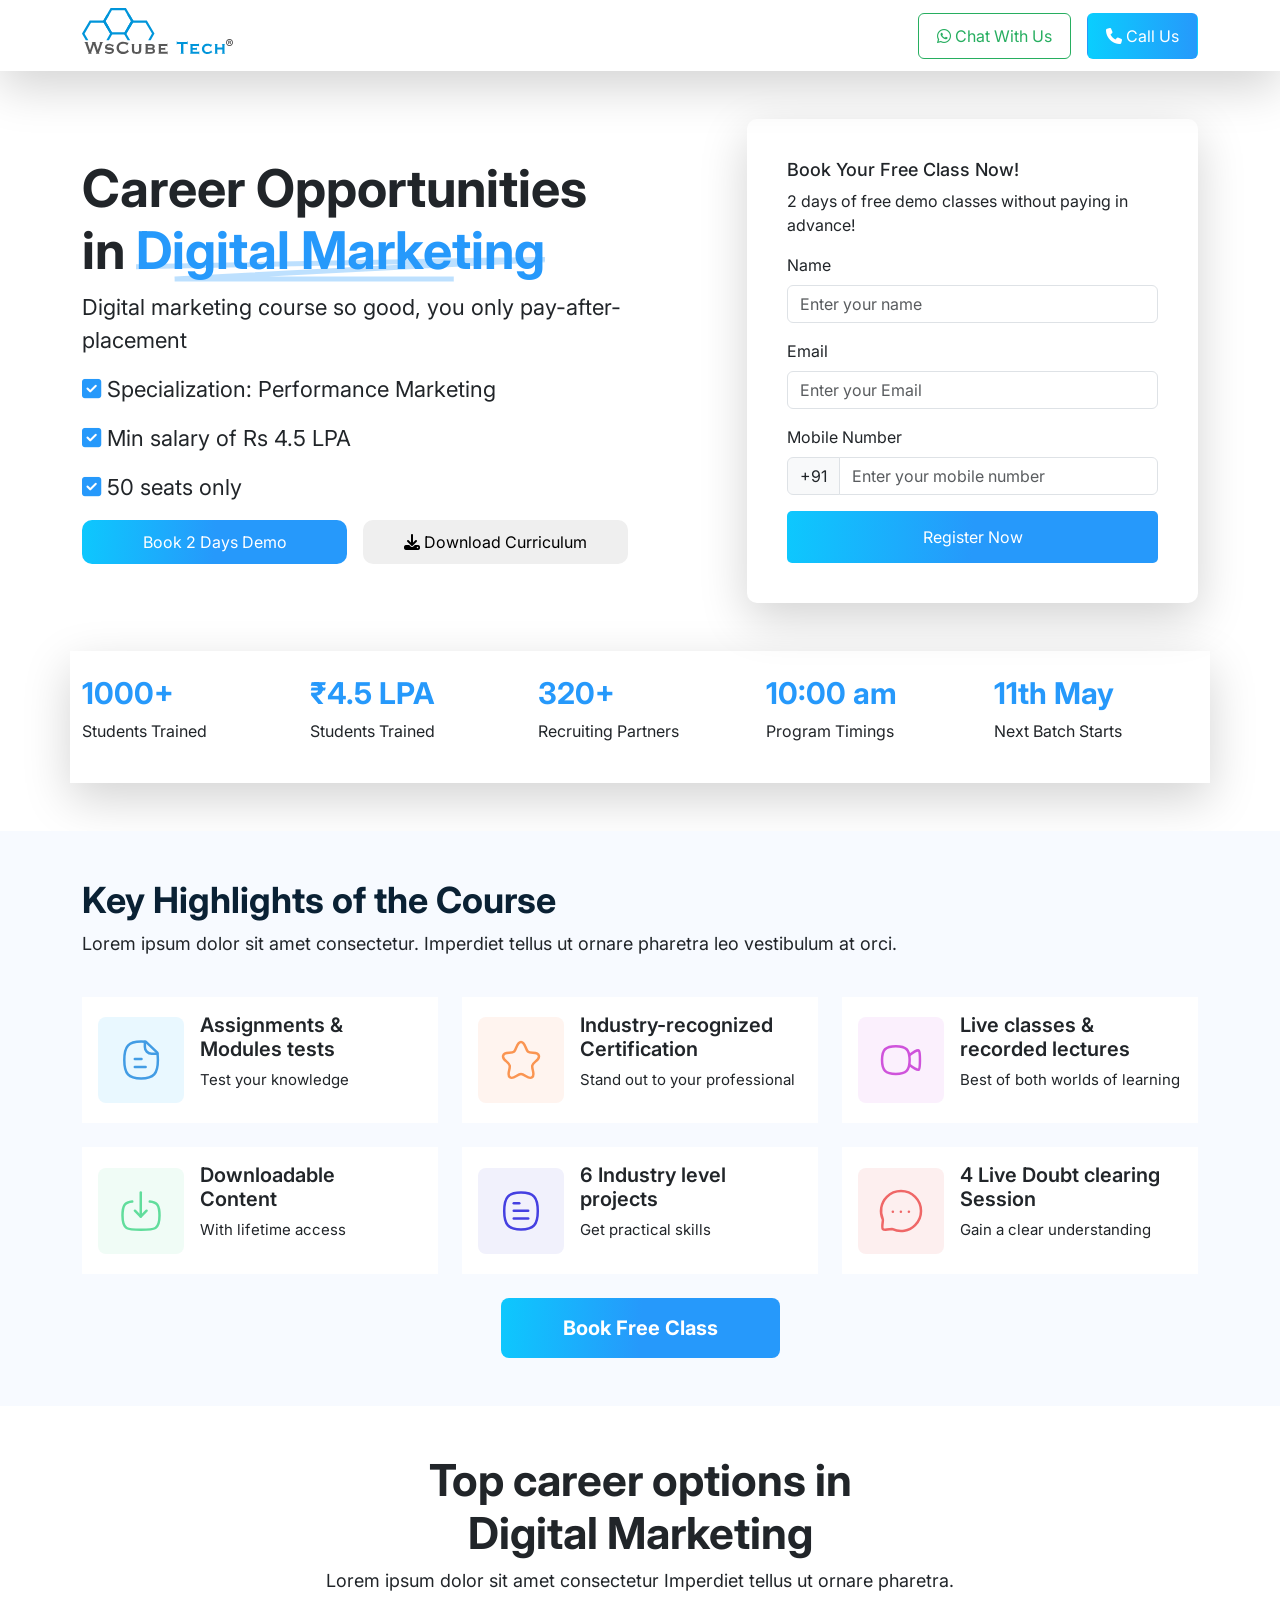
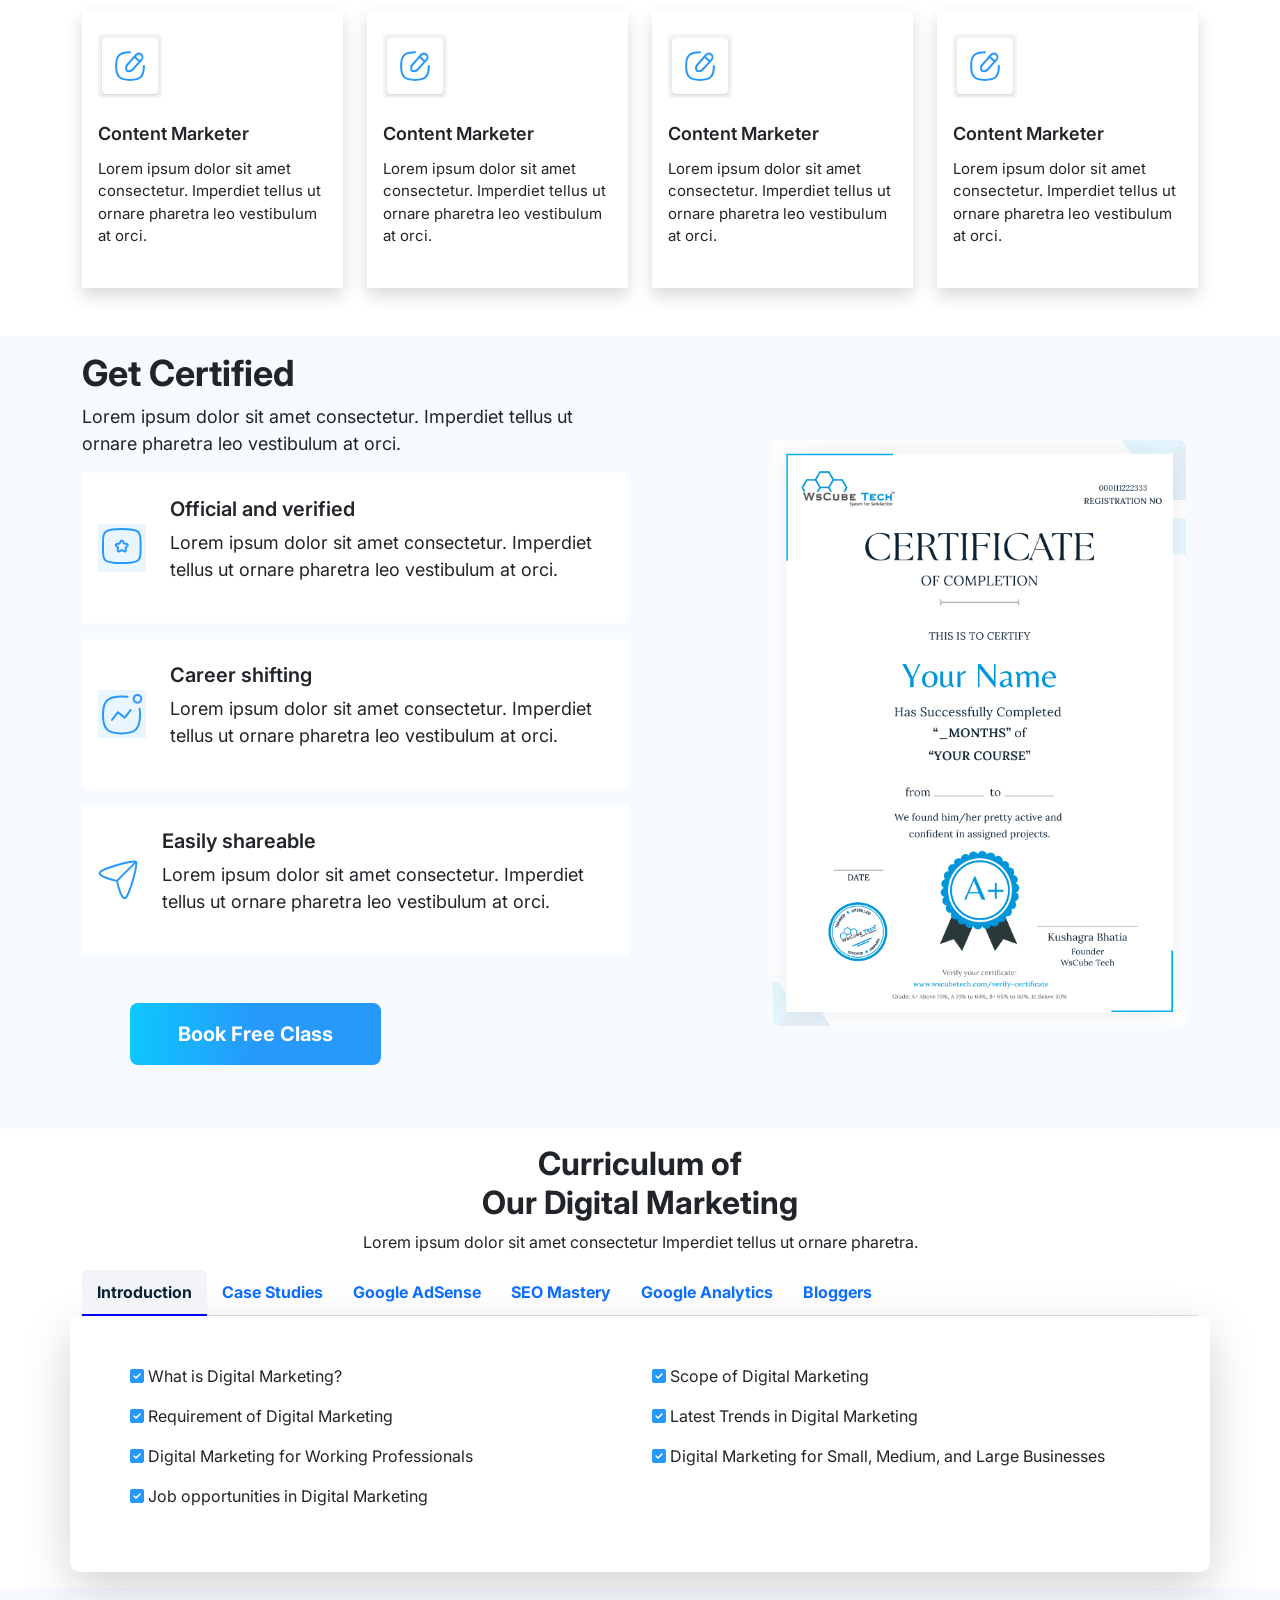
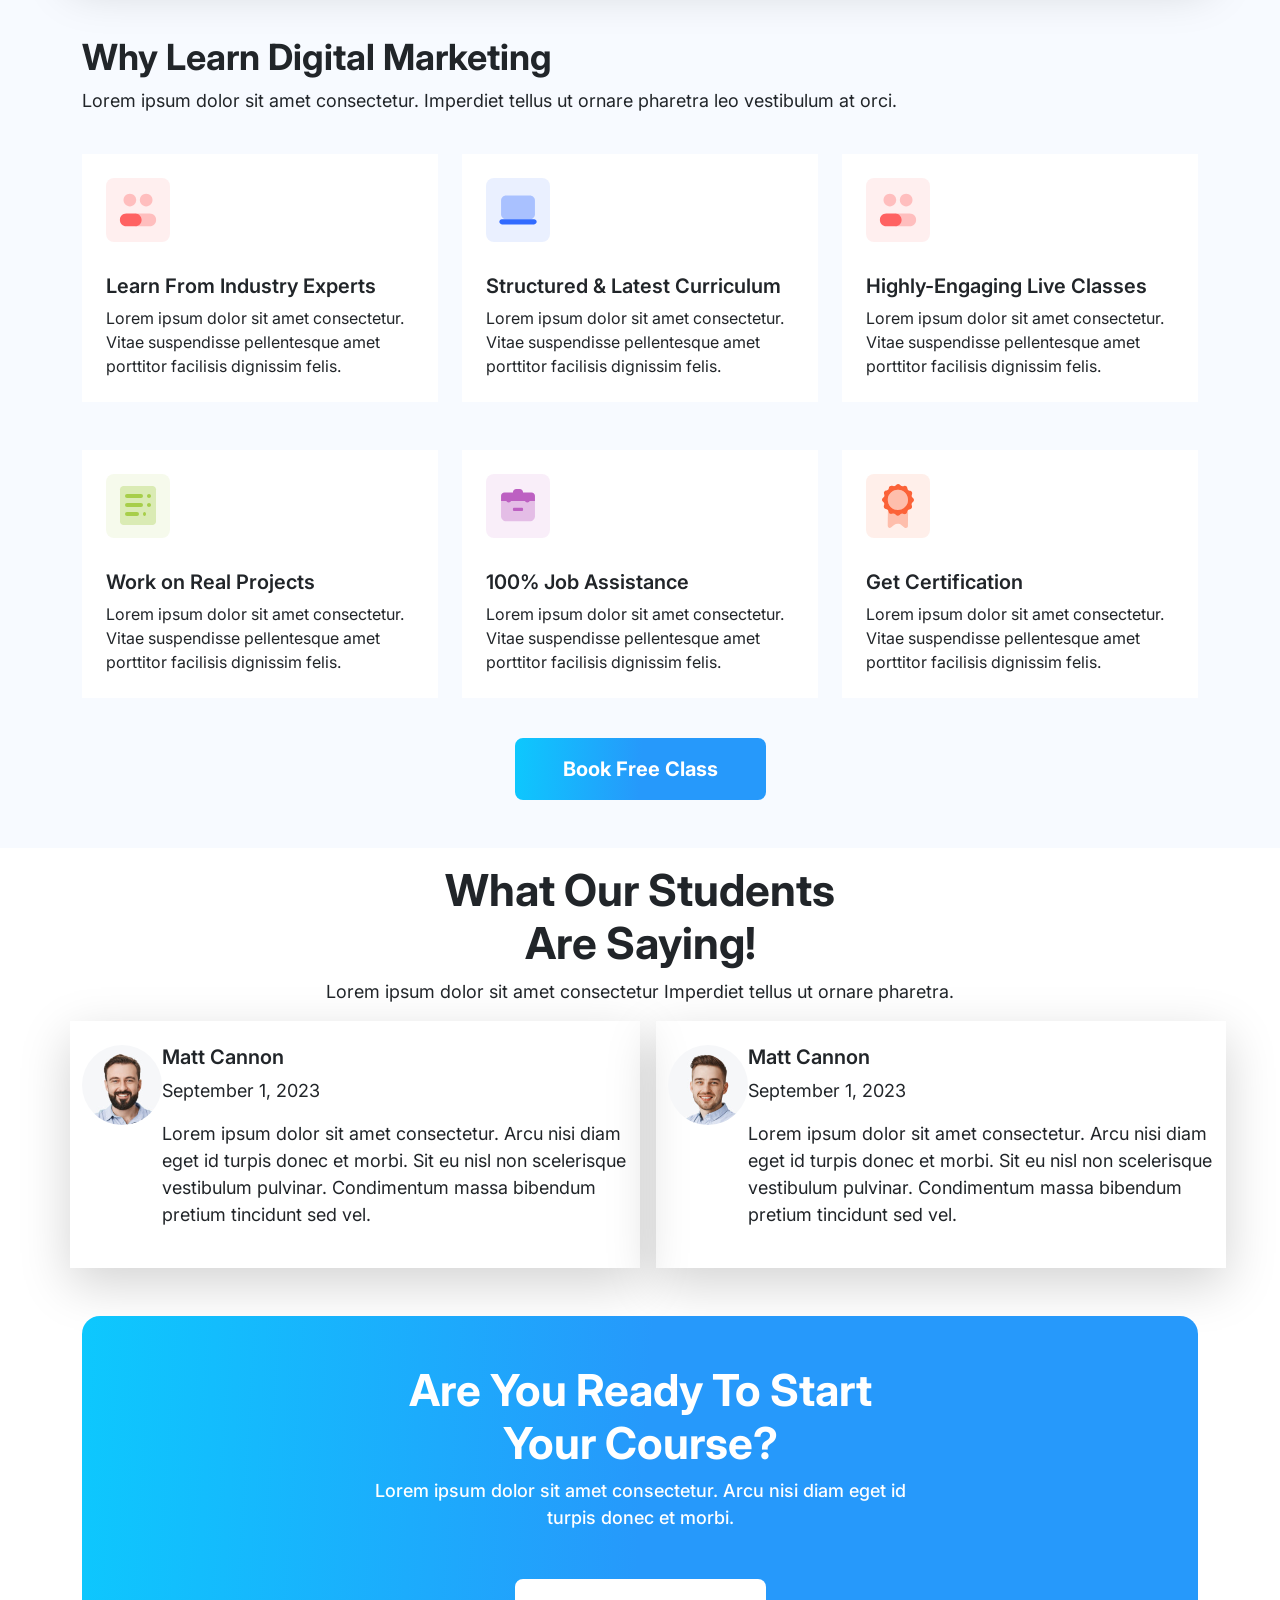
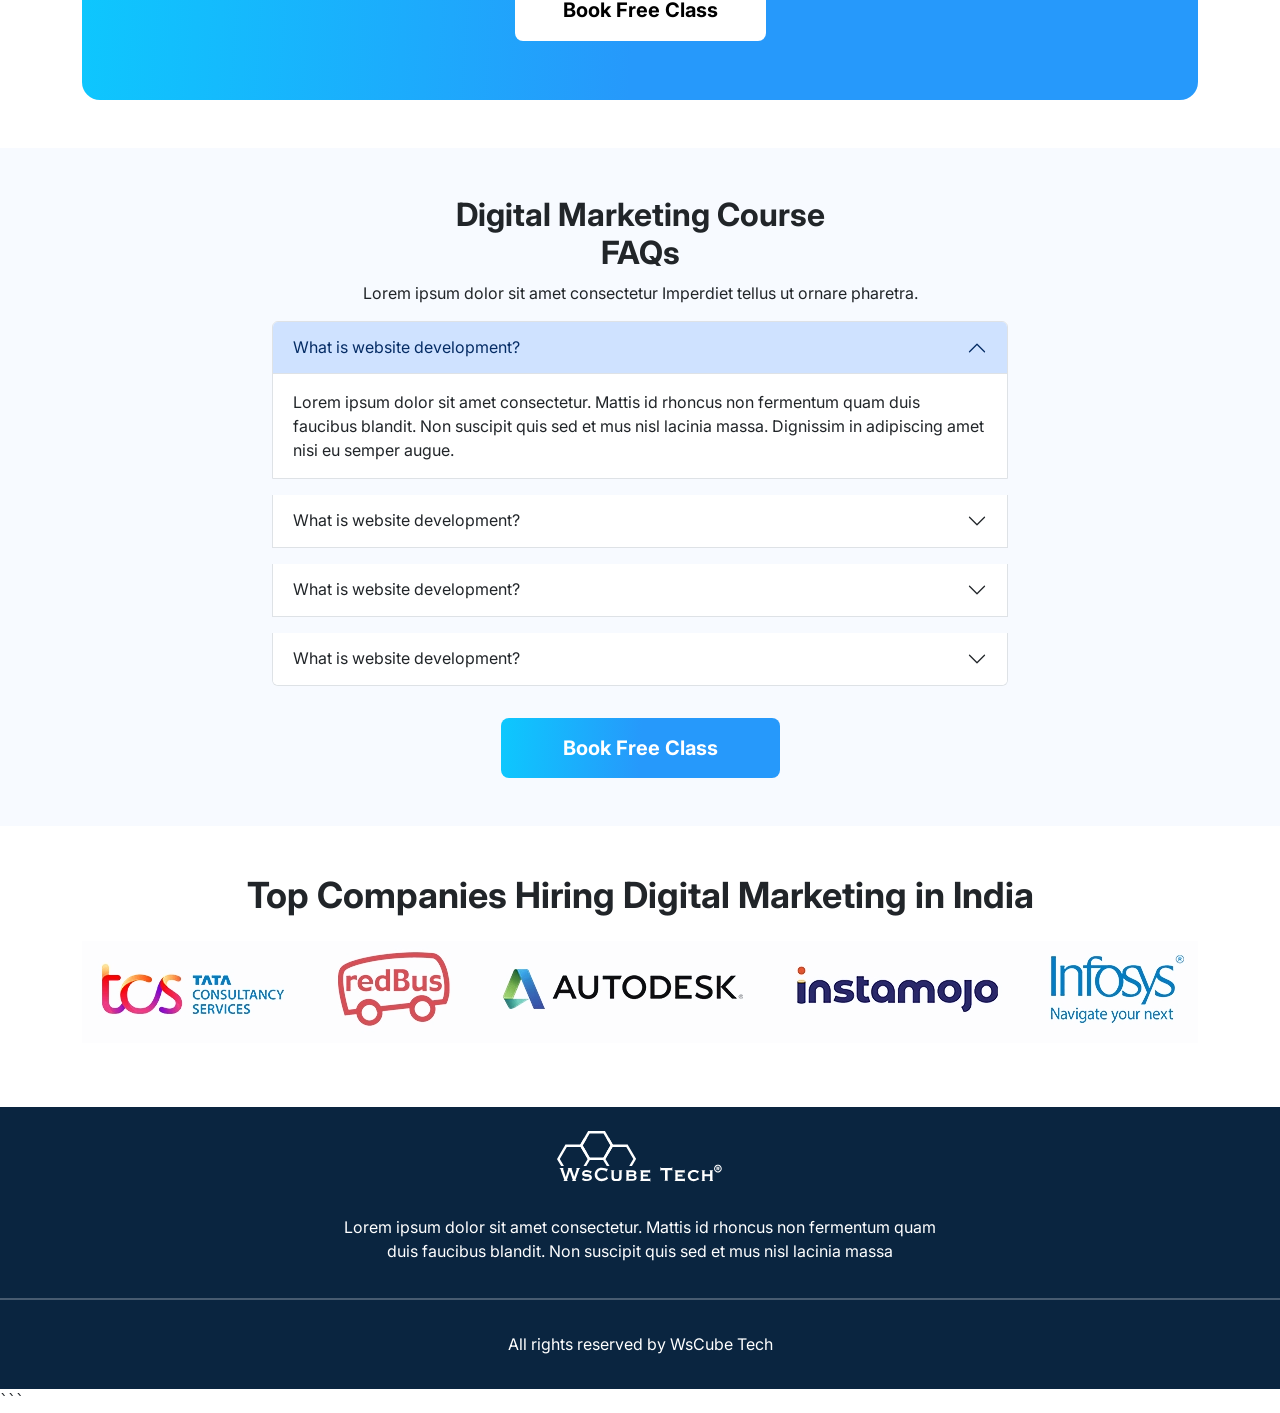
<file: index.html>
<!DOCTYPE html>

<html lang="en">

<head>
    <meta charset="UTF-8">
    <meta name="viewport" content="width=device-width, initial-scale=1.0">
<title>WsCubeTech</title>

<!-- Bootstrap CSS -->
<link
    rel="stylesheet"
    href="https://cdn.jsdelivr.net/npm/bootstrap@5.3.3/dist/css/bootstrap.min.css"
>

<!-- Custom CSS -->
<link rel="stylesheet" href="style.css">
<link rel="stylesheet" href="media.css">

<!-- Google Fonts -->
<link
    href="https://fonts.googleapis.com/css2?family=Inter:ital,opsz,wght@0,14..32,100..900;1,14..32,100..900&family=Roboto:ital,wght@0,100..900;1,100..900&display=swap"
    rel="stylesheet"
>

<!-- Font Awesome -->
<link
    rel="stylesheet"
    href="https://cdnjs.cloudflare.com/ajax/libs/font-awesome/6.7.2/css/all.min.css"
>

</head>

<body>

<!-- ==================== DOWNLOAD CURRICULUM MODAL ==================== -->

<div class="modal fade" id="exampleModal">

    <div class="modal-dialog">

        <div class="modal-content">

            <div class="modal-header">

                <h1 class="modal-title fs-5">
                    Download Curriculum
                </h1>

                <button
                    type="button"
                    class="btn-close"
                    data-bs-dismiss="modal"
                    aria-label="Close"
                ></button>

            </div>

            <div class="modal-body">

                <form action="" class="bannerform p-3">

                    <h3>Book Your Free Class Now!</h3>

                    <p>
                        2 days of free demo classes without
                        paying in advance!
                    </p>

                    <!-- Name -->
                    <div class="mb-3">

                        <label
                            class="form-label"
                            for="modalName"
                        >
                            Name
                        </label>

                        <input
                            class="form-control"
                            type="text"
                            id="modalName"
                            placeholder="Enter your name"
                        >

                    </div>

                    <!-- Email -->
                    <div class="mb-3">

                        <label
                            class="form-label"
                            for="modalEmail"
                        >
                            Email
                        </label>

                        <input
                            class="form-control"
                            type="email"
                            id="modalEmail"
                            placeholder="Enter your Email"
                        >

                    </div>

                    <!-- Mobile Number -->
                    <div class="mb-3">

                        <label
                            class="form-label"
                            for="modalMobile"
                        >
                            Mobile Number
                        </label>

                        <div class="input-group">

                            <span class="input-group-text">
                                +91
                            </span>

                            <input
                                class="form-control"
                                type="tel"
                                id="modalMobile"
                                placeholder="Enter your mobile number"
                            >

                        </div>

                    </div>

                    <div class="mt-3">

                        <button type="submit">
                            Register Now
                        </button>

                    </div>

                </form>

            </div>

        </div>

    </div>

</div>


<!-- ==================== BOOK DEMO MODAL ==================== -->

<div class="modal fade" id="bookdemo">

    <div class="modal-dialog">

        <div class="modal-content">

            <div class="modal-header">

                <h1 class="modal-title fs-5">
                    Book Free Class
                </h1>

                <button
                    type="button"
                    class="btn-close"
                    data-bs-dismiss="modal"
                    aria-label="Close"
                ></button>

            </div>

            <div class="modal-body">

                <form action="" class="bannerform p-3">

                    <h3>Book Your Free Class Now!</h3>

                    <p>
                        2 days of free demo classes without
                        paying in advance!
                    </p>

                    <!-- Name -->
                    <div class="mb-3">

                        <label
                            class="form-label"
                            for="demoName"
                        >
                            Name
                        </label>

                        <input
                            class="form-control"
                            type="text"
                            id="demoName"
                            placeholder="Enter your name"
                        >

                    </div>

                    <!-- Mobile Number -->
                    <div class="mb-3">

                        <label
                            class="form-label"
                            for="demoMobile"
                        >
                            Mobile Number
                        </label>

                        <div class="input-group">

                            <span class="input-group-text">
                                +91
                            </span>

                            <input
                                class="form-control"
                                type="tel"
                                id="demoMobile"
                                placeholder="Enter your mobile number"
                            >

                        </div>

                    </div>

                    <div class="mt-3">

                        <button type="submit">
                            Register Now
                        </button>

                    </div>

                </form>

            </div>

        </div>

    </div>

</div>


<!-- ==================== HEADER ==================== -->

<header
    class="container-fluid bg-white py-2 shadow-lg position-sticky top-0"
>

    <div class="container">

        <div class="row align-items-center">

            <!-- Logo -->
            <div
                class="col-lg-6 col-12 text-lg-start text-center"
            >

                <img
                    src="images/logo_black 1.svg"
                    alt="WsCubeTech Logo"
                >

            </div>

            <!-- Header Buttons -->
            <div class="col-lg-6">

                <div
                    class="btn-outer d-flex gap-3 justify-content-end"
                >

                    <button class="btn whatsappbtn">

                        <i class="fa-brands fa-whatsapp"></i>

                        Chat With Us

                    </button>

                    <button class="btn call">

                        <i class="fa-solid fa-phone"></i>

                        Call Us

                    </button>

                </div>

            </div>

        </div>

    </div>

</header>


<!-- ==================== BANNER SECTION ==================== -->

<section class="container-fluid py-lg-5 py-sm-4 py-3">

    <div class="container">

        <div
            class="row justify-content-between gy-4 align-items-center"
        >

            <!-- Banner Content -->
            <div class="col-lg-6">

                <div class="bannercontent">

                    <h1>
                        Career Opportunities <br>
                        in <span>Digital Marketing</span>
                    </h1>

                    <p>
                        Digital marketing course so good,
                        you only pay-after-placement
                    </p>

                    <ul class="m-0 p-0">

                        <li class="mb-3">

                            <i class="fa-solid fa-square-check"></i>

                            Specialization: Performance Marketing

                        </li>

                        <li class="mb-3">

                            <i class="fa-solid fa-square-check"></i>

                            Min salary of Rs 4.5 LPA

                        </li>

                        <li class="mb-3">

                            <i class="fa-solid fa-square-check"></i>

                            50 seats only

                        </li>

                    </ul>


                    <!-- Banner Buttons -->
                    <div class="bannercontentbtn d-flex gap-3">

                        <button
                            data-bs-toggle="modal"
                            data-bs-target="#bookdemo"
                        >
                            Book 2 Days Demo
                        </button>

                        <button
                            data-bs-toggle="modal"
                            data-bs-target="#exampleModal"
                        >

                            <i class="fa-solid fa-download"></i>

                            Download Curriculum

                        </button>

                    </div>

                </div>

            </div>


            <!-- Registration Form -->
            <div class="col-lg-5">

                <form
                    action=""
                    class="bannerform shadow-lg"
                >

                    <h3>
                        Book Your Free Class Now!
                    </h3>

                    <p>
                        2 days of free demo classes without
                        paying in advance!
                    </p>


                    <!-- Name -->
                    <div class="mb-3">

                        <label
                            class="form-label"
                            for="name"
                        >
                            Name
                        </label>

                        <input
                            class="form-control"
                            type="text"
                            id="name"
                            placeholder="Enter your name"
                        >

                    </div>


                    <!-- Email -->
                    <div class="mb-3">

                        <label
                            class="form-label"
                            for="email"
                        >
                            Email
                        </label>

                        <input
                            class="form-control"
                            type="email"
                            id="email"
                            placeholder="Enter your Email"
                        >

                    </div>


                    <!-- Mobile Number -->
                    <div class="mb-3">

                        <label
                            class="form-label"
                            for="mobile"
                        >
                            Mobile Number
                        </label>

                        <div class="input-group">

                            <span class="input-group-text">
                                +91
                            </span>

                            <input
                                class="form-control"
                                type="tel"
                                id="mobile"
                                placeholder="Enter your mobile number"
                            >

                        </div>

                    </div>


                    <div class="mt-3">

                        <button type="submit">
                            Register Now
                        </button>

                    </div>

                </form>

            </div>

        </div>

    </div>


    <!-- Statistics -->
    <div
        class="container shadow-lg mt-5 currentsection"
    >

        <div class="row row-cols-lg-5 row-cols-2 py-4">

            <div class="col">

                <h2>1000+</h2>

                <p>Students Trained</p>

            </div>

            <div class="col">

                <h2>₹4.5 LPA</h2>

                <p>Students Trained</p>

            </div>

            <div class="col">

                <h2>320+</h2>

                <p>Recruiting Partners</p>

            </div>

            <div class="col">

                <h2>10:00 am</h2>

                <p>Program Timings</p>

            </div>

            <div class="col">

                <h2>11th May</h2>

                <p>Next Batch Starts</p>

            </div>

        </div>

    </div>

</section>


<!-- ==================== HIGHLIGHTS SECTION ==================== -->

<section
    class="container-fluid py-5 highlights-section"
>

    <div class="container">

        <div class="row mb-4">

            <div class="col-12">

                <h2>
                    Key Highlights of the Course
                </h2>

                <p>
                    Lorem ipsum dolor sit amet consectetur.
                    Imperdiet tellus ut ornare pharetra leo
                    vestibulum at orci.
                </p>

            </div>

        </div>


        <div class="row gy-4">

            <!-- Highlight 1 -->
            <div class="col-lg-4 col-sm-6 col-12">

                <div
                    class="bg-white p-3 d-flex align-items-center gap-3 highlights-items"
                >

                    <img
                        src="images/h1.svg"
                        alt=""
                    >

                    <div>

                        <h4>
                            Assignments & <br>
                            Modules tests
                        </h4>

                        <p>
                            Test your knowledge
                        </p>

                    </div>

                </div>

            </div>


            <!-- Highlight 2 -->
            <div class="col-lg-4 col-sm-6 col-12">

                <div
                    class="bg-white p-3 d-flex align-items-center gap-3 highlights-items"
                >

                    <img
                        src="images/h2.svg"
                        alt=""
                    >

                    <div>

                        <h4>
                            Industry-recognized <br>
                            Certification
                        </h4>

                        <p>
                            Stand out to your professional
                        </p>

                    </div>

                </div>

            </div>


            <!-- Highlight 3 -->
            <div class="col-lg-4 col-sm-6 col-12">

                <div
                    class="bg-white p-3 d-flex align-items-center gap-3 highlights-items"
                >

                    <img
                        src="images/h3.svg"
                        alt=""
                    >

                    <div>

                        <h4>
                            Live classes & <br>
                            recorded lectures
                        </h4>

                        <p>
                            Best of both worlds of learning
                        </p>

                    </div>

                </div>

            </div>


            <!-- Highlight 4 -->
            <div class="col-lg-4 col-sm-6 col-12">

                <div
                    class="bg-white p-3 d-flex align-items-center gap-3 highlights-items"
                >

                    <img
                        src="images/h4.svg"
                        alt=""
                    >

                    <div>

                        <h4>
                            Downloadable <br>
                            Content
                        </h4>

                        <p>
                            With lifetime access
                        </p>

                    </div>

                </div>

            </div>


            <!-- Highlight 5 -->
            <div class="col-lg-4 col-sm-6 col-12">

                <div
                    class="bg-white p-3 d-flex align-items-center gap-3 highlights-items"
                >

                    <img
                        src="images/h5.svg"
                        alt=""
                    >

                    <div>

                        <h4>
                            6 Industry level <br>
                            projects
                        </h4>

                        <p>
                            Get practical skills
                        </p>

                    </div>

                </div>

            </div>


            <!-- Highlight 6 -->
            <div class="col-lg-4 col-sm-6 col-12">

                <div
                    class="bg-white p-3 d-flex align-items-center gap-3 highlights-items"
                >

                    <img
                        src="images/h6.svg"
                        alt=""
                    >

                    <div>

                        <h4>
                            4 Live Doubt clearing <br>
                            Session
                        </h4>

                        <p>
                            Gain a clear understanding
                        </p>

                    </div>

                </div>

            </div>

        </div>


        <div class="text-center mt-4">

            <button
                class="keybtn"
                data-bs-toggle="modal"
                data-bs-target="#bookdemo"
            >
                Book Free Class
            </button>

        </div>

    </div>

</section>


<!-- ==================== CAREER SECTION ==================== -->

<section class="container-fluid py-5 career">

    <div class="container">

        <div class="row justify-content-center">

            <div class="col-lg-8">

                <h2 class="text-center">

                    Top career options in <br>
                    Digital Marketing

                </h2>

                <p class="mb-3 text-center">

                    Lorem ipsum dolor sit amet consectetur
                    Imperdiet tellus ut ornare pharetra.

                </p>

            </div>

        </div>


        <div class="row gy-4">

            <!-- Career 1 -->
            <div class="col-lg-3">

                <div
                    class="bg-white py-4 careeritem shadow p-3"
                >

                    <img
                        src="images/p1.svg"
                        alt=""
                    >

                    <div>

                        <h5>
                            Content Marketer
                        </h5>

                        <p>
                            Lorem ipsum dolor sit amet consectetur.
                            Imperdiet tellus ut ornare pharetra leo
                            vestibulum at orci.
                        </p>

                    </div>

                </div>

            </div>


            <!-- Career 2 -->
            <div class="col-lg-3">

                <div
                    class="bg-white py-4 careeritem shadow p-3"
                >

                    <img
                        src="images/p1.svg"
                        alt=""
                    >

                    <div>

                        <h5>
                            Content Marketer
                        </h5>

                        <p>
                            Lorem ipsum dolor sit amet consectetur.
                            Imperdiet tellus ut ornare pharetra leo
                            vestibulum at orci.
                        </p>

                    </div>

                </div>

            </div>


            <!-- Career 3 -->
            <div class="col-lg-3">

                <div
                    class="bg-white py-4 careeritem shadow p-3"
                >

                    <img
                        src="images/p1.svg"
                        alt=""
                    >

                    <div>

                        <h5>
                            Content Marketer
                        </h5>

                        <p>
                            Lorem ipsum dolor sit amet consectetur.
                            Imperdiet tellus ut ornare pharetra leo
                            vestibulum at orci.
                        </p>

                    </div>

                </div>

            </div>


            <!-- Career 4 -->
            <div class="col-lg-3">

                <div
                    class="bg-white py-4 careeritem shadow p-3"
                >

                    <img
                        src="images/p1.svg"
                        alt=""
                    >

                    <div>

                        <h5>
                            Content Marketer
                        </h5>

                        <p>
                            Lorem ipsum dolor sit amet consectetur.
                            Imperdiet tellus ut ornare pharetra leo
                            vestibulum at orci.
                        </p>

                    </div>

                </div>

            </div>

        </div>

    </div>

</section>


<!-- ==================== CERTIFICATE SECTION ==================== -->

<section class="container-fluid certificate">

    <div class="container">

        <div class="row align-items-center">

            <div class="col-lg-6 col-12 py-3">

                <h2>
                    Get Certified
                </h2>

                <p>
                    Lorem ipsum dolor sit amet consectetur.
                    Imperdiet tellus ut ornare pharetra leo
                    vestibulum at orci.
                </p>


                <!-- Certificate Item 1 -->
                <div
                    class="mb-3 bg-white p-3 d-flex gap-3 highlights-items"
                >

                    <img
                        src="images/c1.svg"
                        alt=""
                    >

                    <div class="p-2">

                        <h4>
                            Official and verified
                        </h4>

                        <p>
                            Lorem ipsum dolor sit amet consectetur.
                            Imperdiet tellus ut ornare pharetra leo
                            vestibulum at orci.
                        </p>

                    </div>

                </div>


                <!-- Certificate Item 2 -->
                <div
                    class="mb-3 bg-white p-3 d-flex gap-3 highlights-items"
                >

                    <img
                        src="images/c2.svg"
                        alt=""
                    >

                    <div class="p-2">

                        <h4>
                            Career shifting
                        </h4>

                        <p>
                            Lorem ipsum dolor sit amet consectetur.
                            Imperdiet tellus ut ornare pharetra leo
                            vestibulum at orci.
                        </p>

                    </div>

                </div>


                <!-- Certificate Item 3 -->
                <div
                    class="bg-white p-3 d-flex gap-3 highlights-items"
                >

                    <img
                        src="images/c3.svg"
                        alt=""
                    >

                    <div class="p-2">

                        <h4>
                            Easily shareable
                        </h4>

                        <p>
                            Lorem ipsum dolor sit amet consectetur.
                            Imperdiet tellus ut ornare pharetra leo
                            vestibulum at orci.
                        </p>

                    </div>

                </div>


                <div class="m-5">

                    <button
                        class="btnc"
                        data-bs-toggle="modal"
                        data-bs-target="#bookdemo"
                    >
                        Book Free Class
                    </button>

                </div>

            </div>


            <!-- Certificate Image -->
            <div
                class="p-4 col-lg-6 col-12 d-flex justify-content-lg-end justify-content-center"
            >

                <img
                    class="img-fluid"
                    src="images/image.svg"
                    alt="Certificate"
                >

            </div>

        </div>

    </div>

</section>


<!-- ==================== CURRICULUM SECTION ==================== -->

<section
    class="container-fluid py-3 tabtopic"
>

    <div class="container">

        <div class="row justify-content-center">

            <div class="col-lg-8 text-center">

                <h2 class="fw-bold">

                    Curriculum of <br>
                    Our Digital Marketing

                </h2>

                <p>

                    Lorem ipsum dolor sit amet consectetur
                    Imperdiet tellus ut ornare pharetra.

                </p>

            </div>

        </div>


        <div class="row">

            <div class="col-12 tabmysystem">

                <!-- Tabs -->
                <ul
                    class="nav nav-tabs"
                    id="myTab"
                    role="tablist"
                >

                    <li
                        class="nav-item"
                        role="presentation"
                    >

                        <button
                            class="nav-link active"
                            id="home-tab"
                            data-bs-toggle="tab"
                            data-bs-target="#Introduction"
                            type="button"
                            role="tab"
                        >
                            Introduction
                        </button>

                    </li>


                    <li
                        class="nav-item"
                        role="presentation"
                    >

                        <button
                            class="nav-link"
                            id="case-tab"
                            data-bs-toggle="tab"
                            data-bs-target="#Case-Studies"
                            type="button"
                            role="tab"
                        >
                            Case Studies
                        </button>

                    </li>


                    <li
                        class="nav-item"
                        role="presentation"
                    >

                        <button
                            class="nav-link"
                            id="adsense-tab"
                            data-bs-toggle="tab"
                            data-bs-target="#Google-AdSense"
                            type="button"
                            role="tab"
                        >
                            Google AdSense
                        </button>

                    </li>


                    <li
                        class="nav-item"
                        role="presentation"
                    >

                        <button
                            class="nav-link"
                            id="seo-tab"
                            data-bs-toggle="tab"
                            data-bs-target="#SEO-Mastery"
                            type="button"
                            role="tab"
                        >
                            SEO Mastery
                        </button>

                    </li>


                    <li
                        class="nav-item"
                        role="presentation"
                    >

                        <button
                            class="nav-link"
                            id="analytics-tab"
                            data-bs-toggle="tab"
                            data-bs-target="#Google-Analytics"
                            type="button"
                            role="tab"
                        >
                            Google Analytics
                        </button>

                    </li>


                    <li
                        class="nav-item"
                        role="presentation"
                    >

                        <button
                            class="nav-link"
                            id="bloggers-tab"
                            data-bs-toggle="tab"
                            data-bs-target="#Blogers"
                            type="button"
                            role="tab"
                        >
                            Bloggers
                        </button>

                    </li>

                </ul>


                <!-- Tab Content -->
                <div
                    class="tab-content"
                    id="myTabContent"
                >

                    <div
                        class="tab-pane fade show active"
                        id="Introduction"
                        role="tabpanel"
                    >

                        <div
                            class="row shadow-lg p-5 tabcontents"
                        >

                            <div class="col-lg-6">

                                <ul class="m-0 p-0">

                                    <li class="mb-3">

                                        <i class="fa-solid fa-square-check"></i>

                                        What is Digital Marketing?

                                    </li>

                                    <li class="mb-3">

                                        <i class="fa-solid fa-square-check"></i>

                                        Requirement of Digital Marketing

                                    </li>

                                    <li class="mb-3">

                                        <i class="fa-solid fa-square-check"></i>

                                        Digital Marketing for Working Professionals

                                    </li>

                                    <li class="mb-3">

                                        <i class="fa-solid fa-square-check"></i>

                                        Job opportunities in Digital Marketing

                                    </li>

                                </ul>

                            </div>


                            <div class="col-lg-6">

                                <ul class="m-0 p-0">

                                    <li class="mb-3">

                                        <i class="fa-solid fa-square-check"></i>

                                        Scope of Digital Marketing

                                    </li>

                                    <li class="mb-3">

                                        <i class="fa-solid fa-square-check"></i>

                                        Latest Trends in Digital Marketing

                                    </li>

                                    <li class="mb-3">

                                        <i class="fa-solid fa-square-check"></i>

                                        Digital Marketing for Small, Medium, and Large Businesses

                                    </li>

                                </ul>

                            </div>

                        </div>

                    </div>

                </div>

            </div>

        </div>

    </div>

</section>


<!-- ==================== WHY LEARN DIGITAL MARKETING ==================== -->

<section
    class="container-fluid digital-market py-5"
>

    <div class="container">

        <div class="row">

            <div class="col-12">

                <h2>
                    Why Learn Digital Marketing
                </h2>

                <p>
                    Lorem ipsum dolor sit amet consectetur.
                    Imperdiet tellus ut ornare pharetra leo
                    vestibulum at orci.
                </p>

            </div>

        </div>


        <div class="row">

            <!-- Item 1 -->
            <div class="col-lg-4 col-lg-sm-6 col-12 py-4">

                <div
                    class="bg-white p-2 digital-market-items"
                >

                    <img
                        class="m-3"
                        src="images/d1.svg"
                        alt=""
                    >

                    <div class="m-3">

                        <h5>
                            Learn From Industry Experts
                        </h5>

                        <p>
                            Lorem ipsum dolor sit amet consectetur.
                            Vitae suspendisse pellentesque amet
                            porttitor facilisis dignissim felis.
                        </p>

                    </div>

                </div>

            </div>


            <!-- Item 2 -->
            <div class="col-lg-4 col-lg-sm-6 col-12 py-4">

                <div
                    class="bg-white p-2 digital-market-items"
                >

                    <img
                        class="m-3"
                        src="images/d2.svg"
                        alt=""
                    >

                    <div class="m-3">

                        <h5>
                            Structured & Latest Curriculum
                        </h5>

                        <p>
                            Lorem ipsum dolor sit amet consectetur.
                            Vitae suspendisse pellentesque amet
                            porttitor facilisis dignissim felis.
                        </p>

                    </div>

                </div>

            </div>


            <!-- Item 3 -->
            <div class="col-lg-4 col-lg-sm-6 col-12 py-4">

                <div
                    class="bg-white p-2 digital-market-items"
                >

                    <img
                        class="m-3"
                        src="images/d1.svg"
                        alt=""
                    >

                    <div class="m-3">

                        <h5>
                            Highly-Engaging Live Classes
                        </h5>

                        <p>
                            Lorem ipsum dolor sit amet consectetur.
                            Vitae suspendisse pellentesque amet
                            porttitor facilisis dignissim felis.
                        </p>

                    </div>

                </div>

            </div>


            <!-- Item 4 -->
            <div class="col-lg-4 col-lg-sm-6 col-12 py-4">

                <div
                    class="bg-white p-2 digital-market-items"
                >

                    <img
                        class="m-3"
                        src="images/d4.svg"
                        alt=""
                    >

                    <div class="m-3">

                        <h5>
                            Work on Real Projects
                        </h5>

                        <p>
                            Lorem ipsum dolor sit amet consectetur.
                            Vitae suspendisse pellentesque amet
                            porttitor facilisis dignissim felis.
                        </p>

                    </div>

                </div>

            </div>


            <!-- Item 5 -->
            <div class="col-lg-4 col-lg-sm-6 col-12 py-4">

                <div
                    class="bg-white p-2 digital-market-items"
                >

                    <img
                        class="m-3"
                        src="images/d5.svg"
                        alt=""
                    >

                    <div class="m-3">

                        <h5>
                            100% Job Assistance
                        </h5>

                        <p>
                            Lorem ipsum dolor sit amet consectetur.
                            Vitae suspendisse pellentesque amet
                            porttitor facilisis dignissim felis.
                        </p>

                    </div>

                </div>

            </div>


            <!-- Item 6 -->
            <div class="col-lg-4 col-lg-sm-6 col-12 py-4">

                <div
                    class="bg-white p-2 digital-market-items"
                >

                    <img
                        class="m-3"
                        src="images/d6.svg"
                        alt=""
                    >

                    <div class="m-3">

                        <h5>
                            Get Certification
                        </h5>

                        <p>
                            Lorem ipsum dolor sit amet consectetur.
                            Vitae suspendisse pellentesque amet
                            porttitor facilisis dignissim felis.
                        </p>

                    </div>

                </div>

            </div>


            <!-- Button -->
            <div
                class="mt-3 d-flex justify-content-center"
            >

                <button
                    class="btnd"
                    data-bs-toggle="modal"
                    data-bs-target="#bookdemo"
                >
                    Book Free Class
                </button>

            </div>

        </div>

    </div>

</section>


<!-- ==================== STUDENTS SECTION ==================== -->

<section class="container-fluid students">

    <div class="container">

        <div class="row">

            <div class="col-12 mt-3">

                <h1 class="text-center">

                    What Our Students <br>
                    Are Saying!

                </h1>

                <p class="text-center">

                    Lorem ipsum dolor sit amet consectetur
                    Imperdiet tellus ut ornare pharetra.

                </p>

            </div>

        </div>


        <div
            class="row students-items d-flex gap-3 justify-content-between"
        >

            <!-- Student 1 -->
            <div
                class="col-lg-6 col-12 py-4 d-flex shadow-lg"
            >

                <div>

                    <img
                        src="images/s1.svg"
                        alt=""
                    >

                </div>

                <div>

                    <h5>
                        Matt Cannon
                    </h5>

                    <p>
                        September 1, 2023
                    </p>

                    <p>
                        Lorem ipsum dolor sit amet consectetur.
                        Arcu nisi diam eget id turpis donec et morbi.
                        Sit eu nisl non scelerisque vestibulum pulvinar.
                        Condimentum massa bibendum pretium tincidunt sed vel.
                    </p>

                </div>

            </div>


            <!-- Student 2 -->
            <div
                class="col-lg-6 col-12 py-4 d-flex shadow-lg"
            >

                <div>

                    <img
                        src="images/s3.svg"
                        alt=""
                    >

                </div>

                <div>

                    <h5>
                        Matt Cannon
                    </h5>

                    <p>
                        September 1, 2023
                    </p>

                    <p>
                        Lorem ipsum dolor sit amet consectetur.
                        Arcu nisi diam eget id turpis donec et morbi.
                        Sit eu nisl non scelerisque vestibulum pulvinar.
                        Condimentum massa bibendum pretium tincidunt sed vel.
                    </p>

                </div>

            </div>

        </div>


        <!-- CTA -->
        <div class="row">

            <div class="col-12">

                <div class="students-button my-5">

                    <h2 class="text-center pt-5">

                        Are You Ready To Start <br>
                        Your Course?

                    </h2>

                    <p class="text-center">

                        Lorem ipsum dolor sit amet consectetur.
                        Arcu nisi diam eget id <br>
                        turpis donec et morbi.

                    </p>

                    <div class="mt-5 text-center">

                        <button
                            class="btns"
                            data-bs-toggle="modal"
                            data-bs-target="#bookdemo"
                        >
                            Book Free Class
                        </button>

                    </div>

                </div>

            </div>

        </div>

    </div>

</section>


<!-- ==================== FAQ SECTION ==================== -->

<section
    class="container-fluid py-5 accordiontopic"
>

    <div class="container">

        <div class="row justify-content-center">

            <div class="col-lg-8">

                <h2 class="text-center fw-bold">

                    Digital Marketing Course <br>
                    FAQs

                </h2>

                <p class="text-center">

                    Lorem ipsum dolor sit amet consectetur
                    Imperdiet tellus ut ornare pharetra.

                </p>


                <div class="accordion">


                    <!-- FAQ 1 -->
                    <div class="accordion-item mb-3">

                        <h2 class="accordion-header">

                            <button
                                class="accordion-button"
                                type="button"
                                data-bs-toggle="collapse"
                                data-bs-target="#faq1"
                            >
                                What is website development?
                            </button>

                        </h2>

                        <div
                            id="faq1"
                            class="accordion-collapse collapse show"
                        >

                            <div class="accordion-body">

                                Lorem ipsum dolor sit amet consectetur.
                                Mattis id rhoncus non fermentum quam duis
                                faucibus blandit. Non suscipit quis sed
                                et mus nisl lacinia massa. Dignissim in
                                adipiscing amet nisi eu semper augue.

                            </div>

                        </div>

                    </div>


                    <!-- FAQ 2 -->
                    <div class="accordion-item mb-3">

                        <h2 class="accordion-header">

                            <button
                                class="accordion-button collapsed"
                                type="button"
                                data-bs-toggle="collapse"
                                data-bs-target="#faq2"
                            >
                                What is website development?
                            </button>

                        </h2>

                        <div
                            id="faq2"
                            class="accordion-collapse collapse"
                        >

                            <div class="accordion-body">

                                Lorem ipsum dolor sit amet consectetur.
                                Mattis id rhoncus non fermentum quam duis
                                faucibus blandit.

                            </div>

                        </div>

                    </div>


                    <!-- FAQ 3 -->
                    <div class="accordion-item mb-3">

                        <h2 class="accordion-header">

                            <button
                                class="accordion-button collapsed"
                                type="button"
                                data-bs-toggle="collapse"
                                data-bs-target="#faq3"
                            >
                                What is website development?
                            </button>

                        </h2>

                        <div
                            id="faq3"
                            class="accordion-collapse collapse"
                        >

                            <div class="accordion-body">

                                Lorem ipsum dolor sit amet consectetur.
                                Mattis id rhoncus non fermentum quam duis
                                faucibus blandit.

                            </div>

                        </div>

                    </div>


                    <!-- FAQ 4 -->
                    <div class="accordion-item mb-3">

                        <h2 class="accordion-header">

                            <button
                                class="accordion-button collapsed"
                                type="button"
                                data-bs-toggle="collapse"
                                data-bs-target="#faq4"
                            >
                                What is website development?
                            </button>

                        </h2>

                        <div
                            id="faq4"
                            class="accordion-collapse collapse"
                        >

                            <div class="accordion-body">

                                Lorem ipsum dolor sit amet consectetur.
                                Mattis id rhoncus non fermentum quam duis
                                faucibus blandit.

                            </div>

                        </div>

                    </div>

                </div>

            </div>

        </div>


        <div class="text-center">

            <button
                class="btn1 mt-3"
                data-bs-toggle="modal"
                data-bs-target="#bookdemo"
            >
                Book Free Class
            </button>

        </div>

    </div>

</section>


<!-- ==================== FOOTER SECTION ==================== -->

<section class="container-fluid py-5 footer">

    <div class="container">

        <div class="row">

            <div class="col-12">

                <h2 class="text-center">

                    Top Companies Hiring Digital Marketing in India

                </h2>

            </div>

        </div>


        <div class="row justify-content-center">

            <div
                class="col-6 col-md-8 col-lg-12 text-center"
            >

                <img
                    class="my-3 img-fluid"
                    src="images/footer.svg"
                    alt="Footer Image"
                >

            </div>

        </div>

    </div>

</section>


<!-- ==================== FOOTER BOTTOM ==================== -->

<div class="footer-item">

    <div class="d-flex justify-content-center py-4">

        <div
            class="col-lg-12 col-md-8 col-6 text-center"
        >

            <img
                class="img-fluid"
                src="images/f.svg"
                alt="WsCubeTech"
            >

        </div>

    </div>


    <p class="text-center">

        Lorem ipsum dolor sit amet consectetur.
        Mattis id rhoncus non fermentum quam
        <br>
        duis faucibus blandit. Non suscipit quis sed
        et mus nisl lacinia massa

    </p>


    <hr>


    <p class="para pt-3 text-center">

        All rights reserved by WsCube Tech

    </p>

</div>


<!-- ==================== BOOTSTRAP JS ==================== -->

<script
    src="https://cdn.jsdelivr.net/npm/bootstrap@5.3.3/dist/js/bootstrap.bundle.min.js"
></script>
```

</body>

</html>
</file>
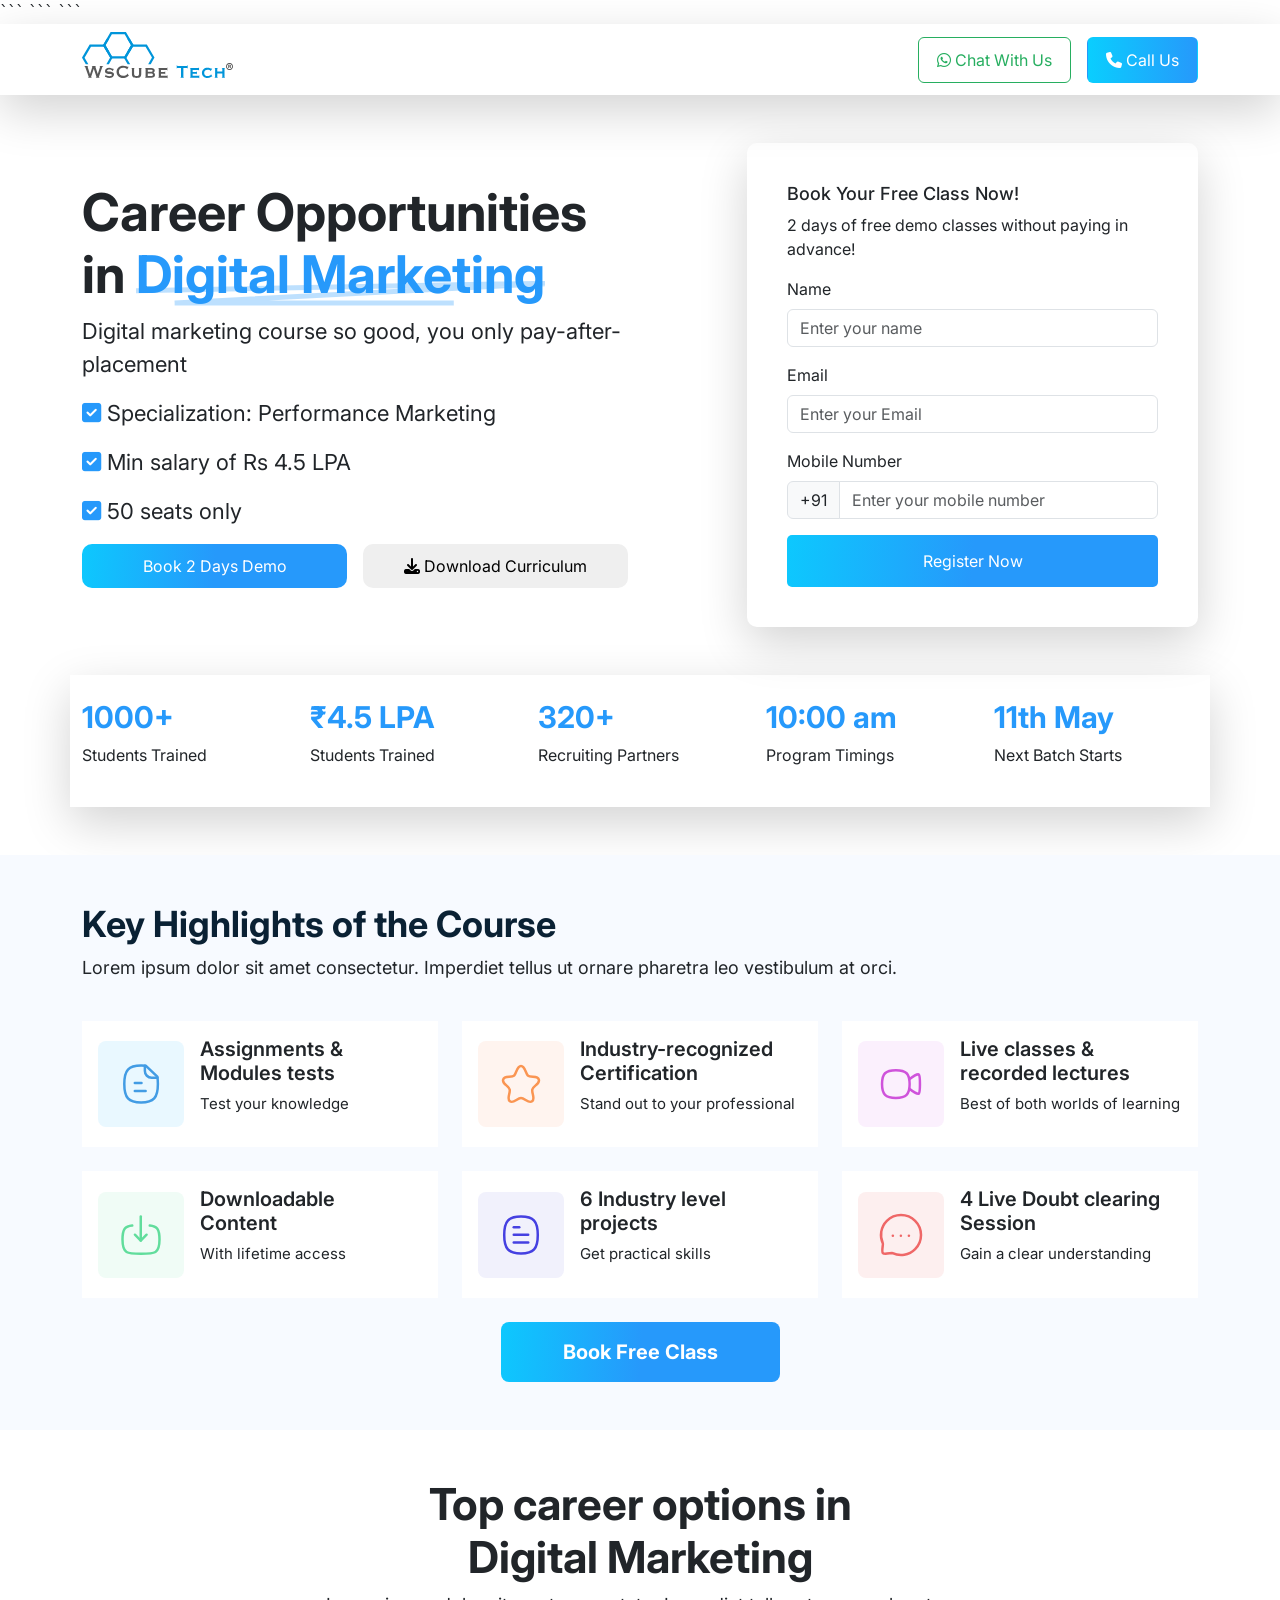
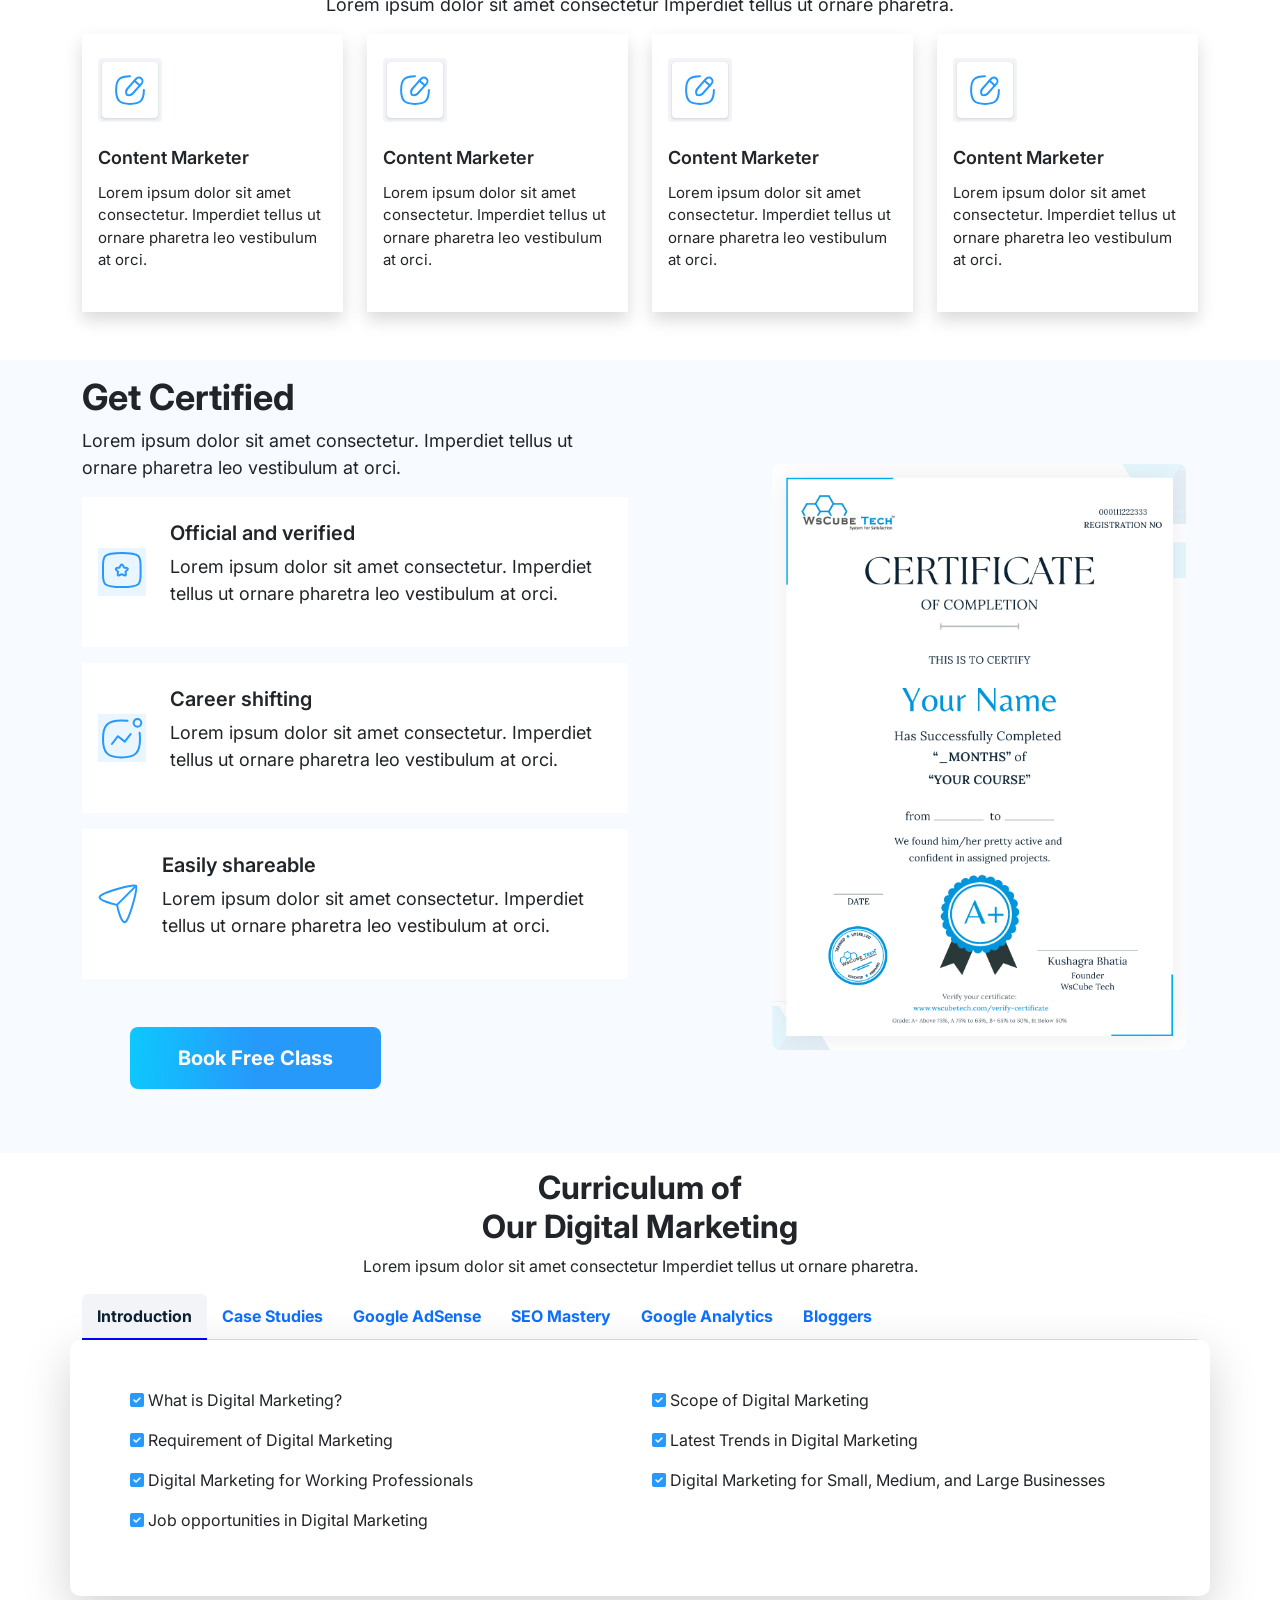
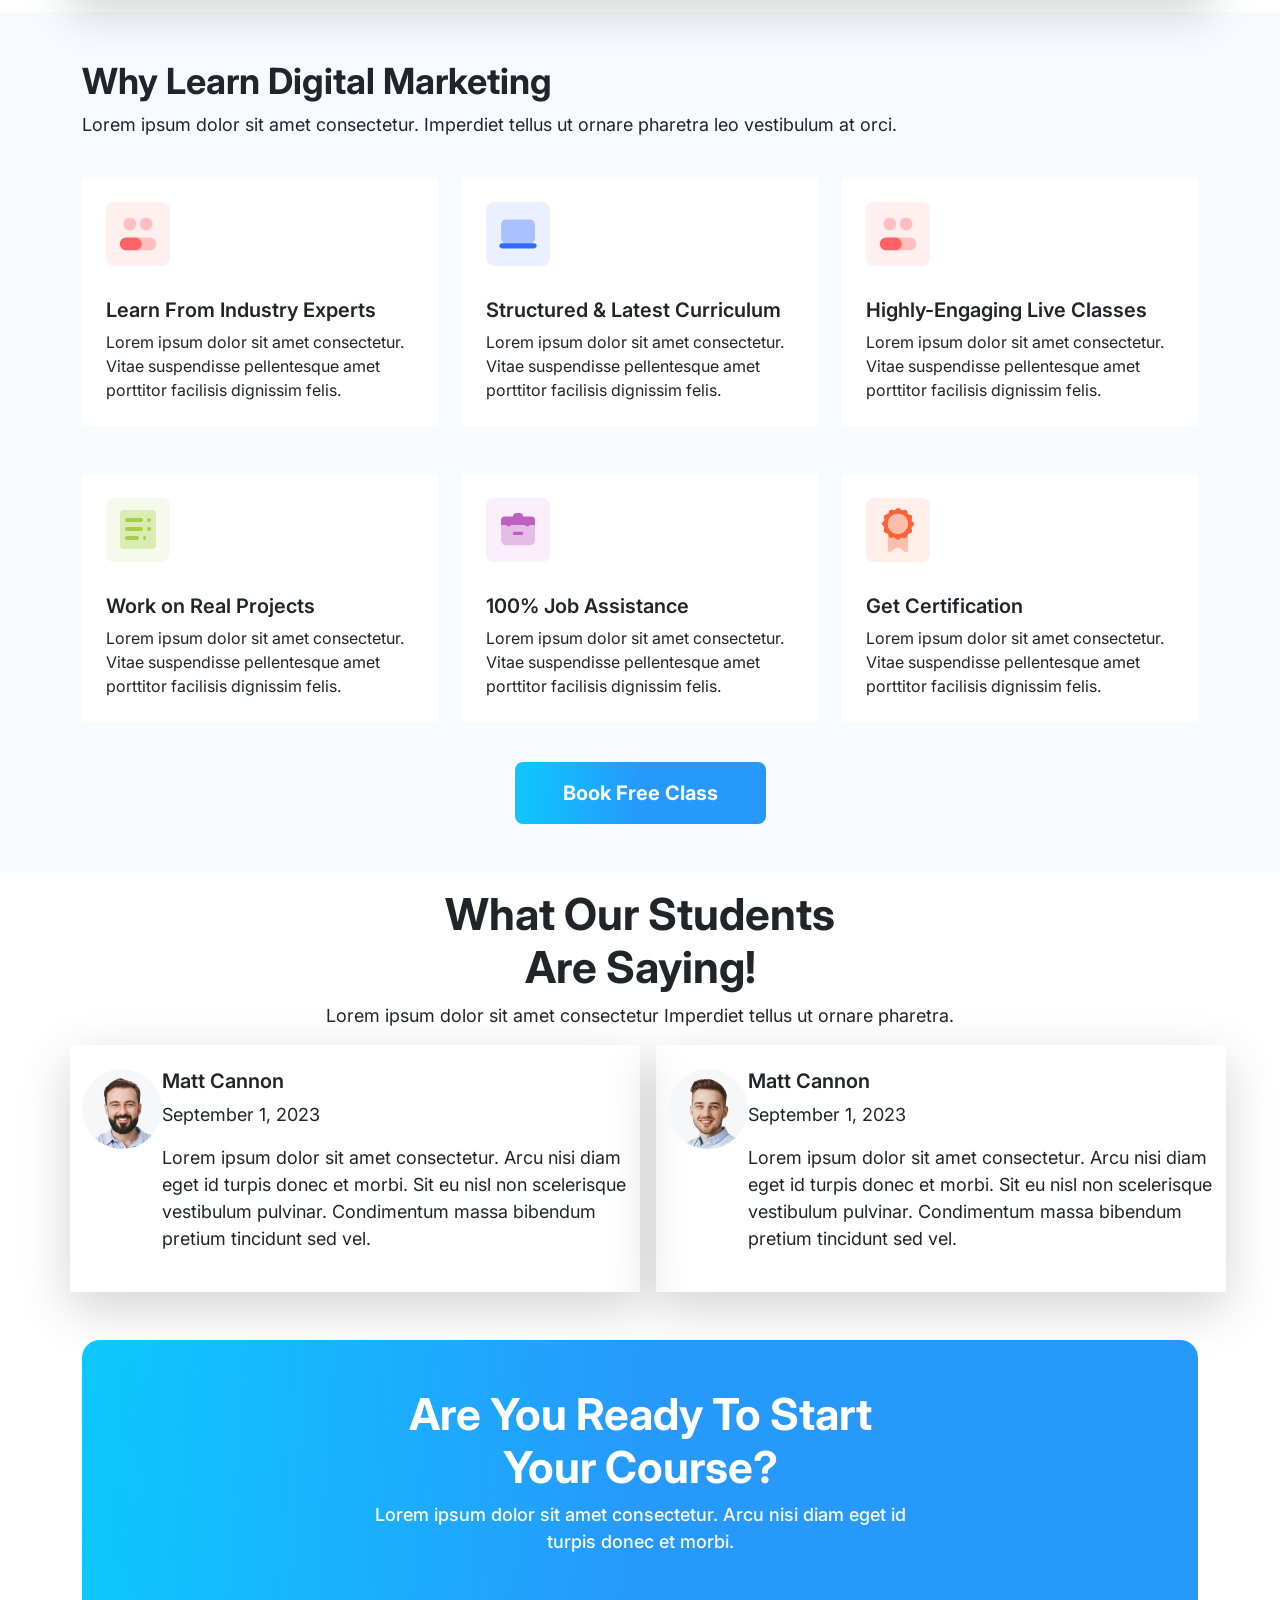
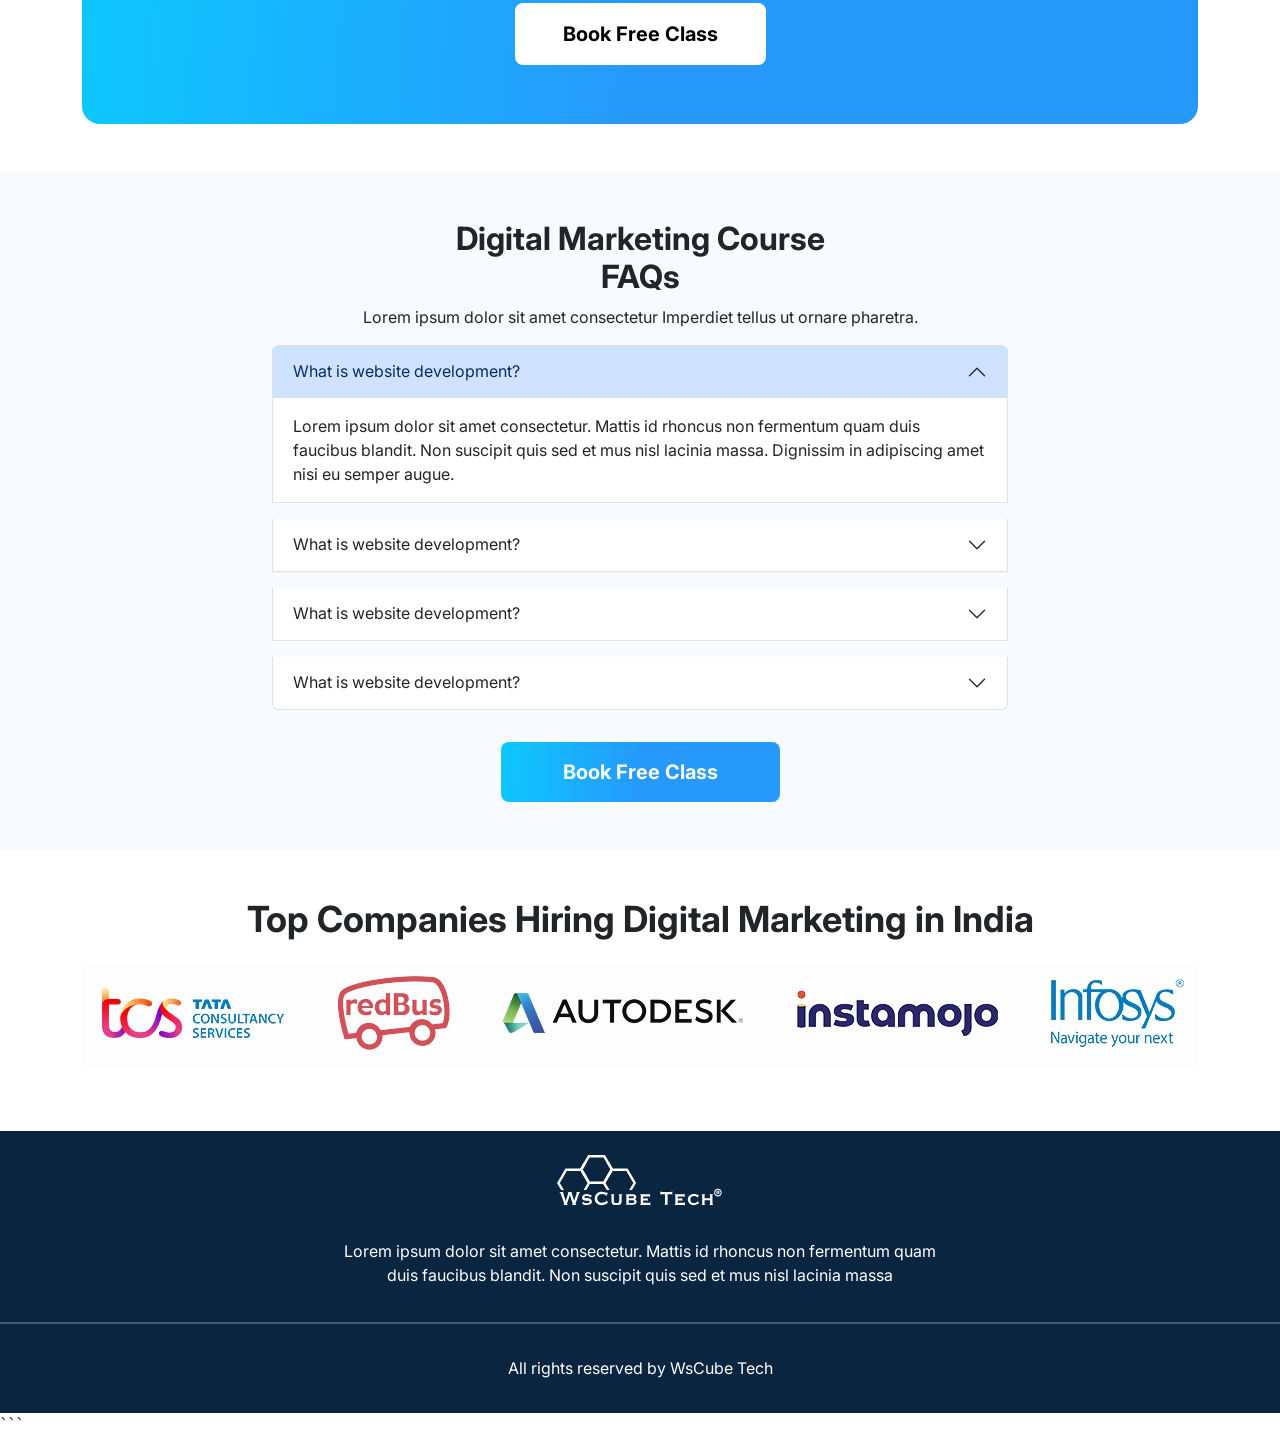
<file: project.html>
<!DOCTYPE html>

<html lang="en">

<head>
    <meta charset="UTF-8">
    <meta name="viewport" content="width=device-width, initial-scale=1.0">

```
<title>WsCubeTech</title>

<!-- Bootstrap CSS -->
<link
    rel="stylesheet"
    href="https://cdn.jsdelivr.net/npm/bootstrap@5.3.3/dist/css/bootstrap.min.css"
>

<!-- Custom CSS -->
<link rel="stylesheet" href="style.css">
<link rel="stylesheet" href="media.css">

<!-- Google Fonts -->
<link
    href="https://fonts.googleapis.com/css2?family=Inter:ital,opsz,wght@0,14..32,100..900;1,14..32,100..900&family=Roboto:ital,wght@0,100..900;1,100..900&display=swap"
    rel="stylesheet"
>

<!-- Font Awesome -->
<link
    rel="stylesheet"
    href="https://cdnjs.cloudflare.com/ajax/libs/font-awesome/6.7.2/css/all.min.css"
>
```

</head>

<body>

```
<!-- ==================== DOWNLOAD CURRICULUM MODAL ==================== -->

<div class="modal fade" id="exampleModal">

    <div class="modal-dialog">

        <div class="modal-content">

            <div class="modal-header">

                <h1 class="modal-title fs-5">
                    Download Curriculum
                </h1>

                <button
                    type="button"
                    class="btn-close"
                    data-bs-dismiss="modal"
                    aria-label="Close"
                ></button>

            </div>

            <div class="modal-body">

                <form action="" class="bannerform p-3">

                    <h3>Book Your Free Class Now!</h3>

                    <p>
                        2 days of free demo classes without
                        paying in advance!
                    </p>

                    <!-- Name -->
                    <div class="mb-3">

                        <label
                            class="form-label"
                            for="modalName"
                        >
                            Name
                        </label>

                        <input
                            class="form-control"
                            type="text"
                            id="modalName"
                            placeholder="Enter your name"
                        >

                    </div>

                    <!-- Email -->
                    <div class="mb-3">

                        <label
                            class="form-label"
                            for="modalEmail"
                        >
                            Email
                        </label>

                        <input
                            class="form-control"
                            type="email"
                            id="modalEmail"
                            placeholder="Enter your Email"
                        >

                    </div>

                    <!-- Mobile Number -->
                    <div class="mb-3">

                        <label
                            class="form-label"
                            for="modalMobile"
                        >
                            Mobile Number
                        </label>

                        <div class="input-group">

                            <span class="input-group-text">
                                +91
                            </span>

                            <input
                                class="form-control"
                                type="tel"
                                id="modalMobile"
                                placeholder="Enter your mobile number"
                            >

                        </div>

                    </div>

                    <div class="mt-3">

                        <button type="submit">
                            Register Now
                        </button>

                    </div>

                </form>

            </div>

        </div>

    </div>

</div>


<!-- ==================== BOOK DEMO MODAL ==================== -->

<div class="modal fade" id="bookdemo">

    <div class="modal-dialog">

        <div class="modal-content">

            <div class="modal-header">

                <h1 class="modal-title fs-5">
                    Book Free Class
                </h1>

                <button
                    type="button"
                    class="btn-close"
                    data-bs-dismiss="modal"
                    aria-label="Close"
                ></button>

            </div>

            <div class="modal-body">

                <form action="" class="bannerform p-3">

                    <h3>Book Your Free Class Now!</h3>

                    <p>
                        2 days of free demo classes without
                        paying in advance!
                    </p>

                    <!-- Name -->
                    <div class="mb-3">

                        <label
                            class="form-label"
                            for="demoName"
                        >
                            Name
                        </label>

                        <input
                            class="form-control"
                            type="text"
                            id="demoName"
                            placeholder="Enter your name"
                        >

                    </div>

                    <!-- Mobile Number -->
                    <div class="mb-3">

                        <label
                            class="form-label"
                            for="demoMobile"
                        >
                            Mobile Number
                        </label>

                        <div class="input-group">

                            <span class="input-group-text">
                                +91
                            </span>

                            <input
                                class="form-control"
                                type="tel"
                                id="demoMobile"
                                placeholder="Enter your mobile number"
                            >

                        </div>

                    </div>

                    <div class="mt-3">

                        <button type="submit">
                            Register Now
                        </button>

                    </div>

                </form>

            </div>

        </div>

    </div>

</div>


<!-- ==================== HEADER ==================== -->

<header
    class="container-fluid bg-white py-2 shadow-lg position-sticky top-0"
>

    <div class="container">

        <div class="row align-items-center">

            <!-- Logo -->
            <div
                class="col-lg-6 col-12 text-lg-start text-center"
            >

                <img
                    src="images/logo_black 1.svg"
                    alt="WsCubeTech Logo"
                >

            </div>

            <!-- Header Buttons -->
            <div class="col-lg-6">

                <div
                    class="btn-outer d-flex gap-3 justify-content-end"
                >

                    <button class="btn whatsappbtn">

                        <i class="fa-brands fa-whatsapp"></i>

                        Chat With Us

                    </button>

                    <button class="btn call">

                        <i class="fa-solid fa-phone"></i>

                        Call Us

                    </button>

                </div>

            </div>

        </div>

    </div>

</header>


<!-- ==================== BANNER SECTION ==================== -->

<section class="container-fluid py-lg-5 py-sm-4 py-3">

    <div class="container">

        <div
            class="row justify-content-between gy-4 align-items-center"
        >

            <!-- Banner Content -->
            <div class="col-lg-6">

                <div class="bannercontent">

                    <h1>
                        Career Opportunities <br>
                        in <span>Digital Marketing</span>
                    </h1>

                    <p>
                        Digital marketing course so good,
                        you only pay-after-placement
                    </p>

                    <ul class="m-0 p-0">

                        <li class="mb-3">

                            <i class="fa-solid fa-square-check"></i>

                            Specialization: Performance Marketing

                        </li>

                        <li class="mb-3">

                            <i class="fa-solid fa-square-check"></i>

                            Min salary of Rs 4.5 LPA

                        </li>

                        <li class="mb-3">

                            <i class="fa-solid fa-square-check"></i>

                            50 seats only

                        </li>

                    </ul>


                    <!-- Banner Buttons -->
                    <div class="bannercontentbtn d-flex gap-3">

                        <button
                            data-bs-toggle="modal"
                            data-bs-target="#bookdemo"
                        >
                            Book 2 Days Demo
                        </button>

                        <button
                            data-bs-toggle="modal"
                            data-bs-target="#exampleModal"
                        >

                            <i class="fa-solid fa-download"></i>

                            Download Curriculum

                        </button>

                    </div>

                </div>

            </div>


            <!-- Registration Form -->
            <div class="col-lg-5">

                <form
                    action=""
                    class="bannerform shadow-lg"
                >

                    <h3>
                        Book Your Free Class Now!
                    </h3>

                    <p>
                        2 days of free demo classes without
                        paying in advance!
                    </p>


                    <!-- Name -->
                    <div class="mb-3">

                        <label
                            class="form-label"
                            for="name"
                        >
                            Name
                        </label>

                        <input
                            class="form-control"
                            type="text"
                            id="name"
                            placeholder="Enter your name"
                        >

                    </div>


                    <!-- Email -->
                    <div class="mb-3">

                        <label
                            class="form-label"
                            for="email"
                        >
                            Email
                        </label>

                        <input
                            class="form-control"
                            type="email"
                            id="email"
                            placeholder="Enter your Email"
                        >

                    </div>


                    <!-- Mobile Number -->
                    <div class="mb-3">

                        <label
                            class="form-label"
                            for="mobile"
                        >
                            Mobile Number
                        </label>

                        <div class="input-group">

                            <span class="input-group-text">
                                +91
                            </span>

                            <input
                                class="form-control"
                                type="tel"
                                id="mobile"
                                placeholder="Enter your mobile number"
                            >

                        </div>

                    </div>


                    <div class="mt-3">

                        <button type="submit">
                            Register Now
                        </button>

                    </div>

                </form>

            </div>

        </div>

    </div>


    <!-- Statistics -->
    <div
        class="container shadow-lg mt-5 currentsection"
    >

        <div class="row row-cols-lg-5 row-cols-2 py-4">

            <div class="col">

                <h2>1000+</h2>

                <p>Students Trained</p>

            </div>

            <div class="col">

                <h2>₹4.5 LPA</h2>

                <p>Students Trained</p>

            </div>

            <div class="col">

                <h2>320+</h2>

                <p>Recruiting Partners</p>

            </div>

            <div class="col">

                <h2>10:00 am</h2>

                <p>Program Timings</p>

            </div>

            <div class="col">

                <h2>11th May</h2>

                <p>Next Batch Starts</p>

            </div>

        </div>

    </div>

</section>


<!-- ==================== HIGHLIGHTS SECTION ==================== -->

<section
    class="container-fluid py-5 highlights-section"
>

    <div class="container">

        <div class="row mb-4">

            <div class="col-12">

                <h2>
                    Key Highlights of the Course
                </h2>

                <p>
                    Lorem ipsum dolor sit amet consectetur.
                    Imperdiet tellus ut ornare pharetra leo
                    vestibulum at orci.
                </p>

            </div>

        </div>


        <div class="row gy-4">

            <!-- Highlight 1 -->
            <div class="col-lg-4 col-sm-6 col-12">

                <div
                    class="bg-white p-3 d-flex align-items-center gap-3 highlights-items"
                >

                    <img
                        src="images/h1.svg"
                        alt=""
                    >

                    <div>

                        <h4>
                            Assignments & <br>
                            Modules tests
                        </h4>

                        <p>
                            Test your knowledge
                        </p>

                    </div>

                </div>

            </div>


            <!-- Highlight 2 -->
            <div class="col-lg-4 col-sm-6 col-12">

                <div
                    class="bg-white p-3 d-flex align-items-center gap-3 highlights-items"
                >

                    <img
                        src="images/h2.svg"
                        alt=""
                    >

                    <div>

                        <h4>
                            Industry-recognized <br>
                            Certification
                        </h4>

                        <p>
                            Stand out to your professional
                        </p>

                    </div>

                </div>

            </div>


            <!-- Highlight 3 -->
            <div class="col-lg-4 col-sm-6 col-12">

                <div
                    class="bg-white p-3 d-flex align-items-center gap-3 highlights-items"
                >

                    <img
                        src="images/h3.svg"
                        alt=""
                    >

                    <div>

                        <h4>
                            Live classes & <br>
                            recorded lectures
                        </h4>

                        <p>
                            Best of both worlds of learning
                        </p>

                    </div>

                </div>

            </div>


            <!-- Highlight 4 -->
            <div class="col-lg-4 col-sm-6 col-12">

                <div
                    class="bg-white p-3 d-flex align-items-center gap-3 highlights-items"
                >

                    <img
                        src="images/h4.svg"
                        alt=""
                    >

                    <div>

                        <h4>
                            Downloadable <br>
                            Content
                        </h4>

                        <p>
                            With lifetime access
                        </p>

                    </div>

                </div>

            </div>


            <!-- Highlight 5 -->
            <div class="col-lg-4 col-sm-6 col-12">

                <div
                    class="bg-white p-3 d-flex align-items-center gap-3 highlights-items"
                >

                    <img
                        src="images/h5.svg"
                        alt=""
                    >

                    <div>

                        <h4>
                            6 Industry level <br>
                            projects
                        </h4>

                        <p>
                            Get practical skills
                        </p>

                    </div>

                </div>

            </div>


            <!-- Highlight 6 -->
            <div class="col-lg-4 col-sm-6 col-12">

                <div
                    class="bg-white p-3 d-flex align-items-center gap-3 highlights-items"
                >

                    <img
                        src="images/h6.svg"
                        alt=""
                    >

                    <div>

                        <h4>
                            4 Live Doubt clearing <br>
                            Session
                        </h4>

                        <p>
                            Gain a clear understanding
                        </p>

                    </div>

                </div>

            </div>

        </div>


        <div class="text-center mt-4">

            <button
                class="keybtn"
                data-bs-toggle="modal"
                data-bs-target="#bookdemo"
            >
                Book Free Class
            </button>

        </div>

    </div>

</section>


<!-- ==================== CAREER SECTION ==================== -->

<section class="container-fluid py-5 career">

    <div class="container">

        <div class="row justify-content-center">

            <div class="col-lg-8">

                <h2 class="text-center">

                    Top career options in <br>
                    Digital Marketing

                </h2>

                <p class="mb-3 text-center">

                    Lorem ipsum dolor sit amet consectetur
                    Imperdiet tellus ut ornare pharetra.

                </p>

            </div>

        </div>


        <div class="row gy-4">

            <!-- Career 1 -->
            <div class="col-lg-3">

                <div
                    class="bg-white py-4 careeritem shadow p-3"
                >

                    <img
                        src="images/p1.svg"
                        alt=""
                    >

                    <div>

                        <h5>
                            Content Marketer
                        </h5>

                        <p>
                            Lorem ipsum dolor sit amet consectetur.
                            Imperdiet tellus ut ornare pharetra leo
                            vestibulum at orci.
                        </p>

                    </div>

                </div>

            </div>


            <!-- Career 2 -->
            <div class="col-lg-3">

                <div
                    class="bg-white py-4 careeritem shadow p-3"
                >

                    <img
                        src="images/p1.svg"
                        alt=""
                    >

                    <div>

                        <h5>
                            Content Marketer
                        </h5>

                        <p>
                            Lorem ipsum dolor sit amet consectetur.
                            Imperdiet tellus ut ornare pharetra leo
                            vestibulum at orci.
                        </p>

                    </div>

                </div>

            </div>


            <!-- Career 3 -->
            <div class="col-lg-3">

                <div
                    class="bg-white py-4 careeritem shadow p-3"
                >

                    <img
                        src="images/p1.svg"
                        alt=""
                    >

                    <div>

                        <h5>
                            Content Marketer
                        </h5>

                        <p>
                            Lorem ipsum dolor sit amet consectetur.
                            Imperdiet tellus ut ornare pharetra leo
                            vestibulum at orci.
                        </p>

                    </div>

                </div>

            </div>


            <!-- Career 4 -->
            <div class="col-lg-3">

                <div
                    class="bg-white py-4 careeritem shadow p-3"
                >

                    <img
                        src="images/p1.svg"
                        alt=""
                    >

                    <div>

                        <h5>
                            Content Marketer
                        </h5>

                        <p>
                            Lorem ipsum dolor sit amet consectetur.
                            Imperdiet tellus ut ornare pharetra leo
                            vestibulum at orci.
                        </p>

                    </div>

                </div>

            </div>

        </div>

    </div>

</section>


<!-- ==================== CERTIFICATE SECTION ==================== -->

<section class="container-fluid certificate">

    <div class="container">

        <div class="row align-items-center">

            <div class="col-lg-6 col-12 py-3">

                <h2>
                    Get Certified
                </h2>

                <p>
                    Lorem ipsum dolor sit amet consectetur.
                    Imperdiet tellus ut ornare pharetra leo
                    vestibulum at orci.
                </p>


                <!-- Certificate Item 1 -->
                <div
                    class="mb-3 bg-white p-3 d-flex gap-3 highlights-items"
                >

                    <img
                        src="images/c1.svg"
                        alt=""
                    >

                    <div class="p-2">

                        <h4>
                            Official and verified
                        </h4>

                        <p>
                            Lorem ipsum dolor sit amet consectetur.
                            Imperdiet tellus ut ornare pharetra leo
                            vestibulum at orci.
                        </p>

                    </div>

                </div>


                <!-- Certificate Item 2 -->
                <div
                    class="mb-3 bg-white p-3 d-flex gap-3 highlights-items"
                >

                    <img
                        src="images/c2.svg"
                        alt=""
                    >

                    <div class="p-2">

                        <h4>
                            Career shifting
                        </h4>

                        <p>
                            Lorem ipsum dolor sit amet consectetur.
                            Imperdiet tellus ut ornare pharetra leo
                            vestibulum at orci.
                        </p>

                    </div>

                </div>


                <!-- Certificate Item 3 -->
                <div
                    class="bg-white p-3 d-flex gap-3 highlights-items"
                >

                    <img
                        src="images/c3.svg"
                        alt=""
                    >

                    <div class="p-2">

                        <h4>
                            Easily shareable
                        </h4>

                        <p>
                            Lorem ipsum dolor sit amet consectetur.
                            Imperdiet tellus ut ornare pharetra leo
                            vestibulum at orci.
                        </p>

                    </div>

                </div>


                <div class="m-5">

                    <button
                        class="btnc"
                        data-bs-toggle="modal"
                        data-bs-target="#bookdemo"
                    >
                        Book Free Class
                    </button>

                </div>

            </div>


            <!-- Certificate Image -->
            <div
                class="p-4 col-lg-6 col-12 d-flex justify-content-lg-end justify-content-center"
            >

                <img
                    class="img-fluid"
                    src="images/image.svg"
                    alt="Certificate"
                >

            </div>

        </div>

    </div>

</section>


<!-- ==================== CURRICULUM SECTION ==================== -->

<section
    class="container-fluid py-3 tabtopic"
>

    <div class="container">

        <div class="row justify-content-center">

            <div class="col-lg-8 text-center">

                <h2 class="fw-bold">

                    Curriculum of <br>
                    Our Digital Marketing

                </h2>

                <p>

                    Lorem ipsum dolor sit amet consectetur
                    Imperdiet tellus ut ornare pharetra.

                </p>

            </div>

        </div>


        <div class="row">

            <div class="col-12 tabmysystem">

                <!-- Tabs -->
                <ul
                    class="nav nav-tabs"
                    id="myTab"
                    role="tablist"
                >

                    <li
                        class="nav-item"
                        role="presentation"
                    >

                        <button
                            class="nav-link active"
                            id="home-tab"
                            data-bs-toggle="tab"
                            data-bs-target="#Introduction"
                            type="button"
                            role="tab"
                        >
                            Introduction
                        </button>

                    </li>


                    <li
                        class="nav-item"
                        role="presentation"
                    >

                        <button
                            class="nav-link"
                            id="case-tab"
                            data-bs-toggle="tab"
                            data-bs-target="#Case-Studies"
                            type="button"
                            role="tab"
                        >
                            Case Studies
                        </button>

                    </li>


                    <li
                        class="nav-item"
                        role="presentation"
                    >

                        <button
                            class="nav-link"
                            id="adsense-tab"
                            data-bs-toggle="tab"
                            data-bs-target="#Google-AdSense"
                            type="button"
                            role="tab"
                        >
                            Google AdSense
                        </button>

                    </li>


                    <li
                        class="nav-item"
                        role="presentation"
                    >

                        <button
                            class="nav-link"
                            id="seo-tab"
                            data-bs-toggle="tab"
                            data-bs-target="#SEO-Mastery"
                            type="button"
                            role="tab"
                        >
                            SEO Mastery
                        </button>

                    </li>


                    <li
                        class="nav-item"
                        role="presentation"
                    >

                        <button
                            class="nav-link"
                            id="analytics-tab"
                            data-bs-toggle="tab"
                            data-bs-target="#Google-Analytics"
                            type="button"
                            role="tab"
                        >
                            Google Analytics
                        </button>

                    </li>


                    <li
                        class="nav-item"
                        role="presentation"
                    >

                        <button
                            class="nav-link"
                            id="bloggers-tab"
                            data-bs-toggle="tab"
                            data-bs-target="#Blogers"
                            type="button"
                            role="tab"
                        >
                            Bloggers
                        </button>

                    </li>

                </ul>


                <!-- Tab Content -->
                <div
                    class="tab-content"
                    id="myTabContent"
                >

                    <div
                        class="tab-pane fade show active"
                        id="Introduction"
                        role="tabpanel"
                    >

                        <div
                            class="row shadow-lg p-5 tabcontents"
                        >

                            <div class="col-lg-6">

                                <ul class="m-0 p-0">

                                    <li class="mb-3">

                                        <i class="fa-solid fa-square-check"></i>

                                        What is Digital Marketing?

                                    </li>

                                    <li class="mb-3">

                                        <i class="fa-solid fa-square-check"></i>

                                        Requirement of Digital Marketing

                                    </li>

                                    <li class="mb-3">

                                        <i class="fa-solid fa-square-check"></i>

                                        Digital Marketing for Working Professionals

                                    </li>

                                    <li class="mb-3">

                                        <i class="fa-solid fa-square-check"></i>

                                        Job opportunities in Digital Marketing

                                    </li>

                                </ul>

                            </div>


                            <div class="col-lg-6">

                                <ul class="m-0 p-0">

                                    <li class="mb-3">

                                        <i class="fa-solid fa-square-check"></i>

                                        Scope of Digital Marketing

                                    </li>

                                    <li class="mb-3">

                                        <i class="fa-solid fa-square-check"></i>

                                        Latest Trends in Digital Marketing

                                    </li>

                                    <li class="mb-3">

                                        <i class="fa-solid fa-square-check"></i>

                                        Digital Marketing for Small, Medium, and Large Businesses

                                    </li>

                                </ul>

                            </div>

                        </div>

                    </div>

                </div>

            </div>

        </div>

    </div>

</section>


<!-- ==================== WHY LEARN DIGITAL MARKETING ==================== -->

<section
    class="container-fluid digital-market py-5"
>

    <div class="container">

        <div class="row">

            <div class="col-12">

                <h2>
                    Why Learn Digital Marketing
                </h2>

                <p>
                    Lorem ipsum dolor sit amet consectetur.
                    Imperdiet tellus ut ornare pharetra leo
                    vestibulum at orci.
                </p>

            </div>

        </div>


        <div class="row">

            <!-- Item 1 -->
            <div class="col-lg-4 col-lg-sm-6 col-12 py-4">

                <div
                    class="bg-white p-2 digital-market-items"
                >

                    <img
                        class="m-3"
                        src="images/d1.svg"
                        alt=""
                    >

                    <div class="m-3">

                        <h5>
                            Learn From Industry Experts
                        </h5>

                        <p>
                            Lorem ipsum dolor sit amet consectetur.
                            Vitae suspendisse pellentesque amet
                            porttitor facilisis dignissim felis.
                        </p>

                    </div>

                </div>

            </div>


            <!-- Item 2 -->
            <div class="col-lg-4 col-lg-sm-6 col-12 py-4">

                <div
                    class="bg-white p-2 digital-market-items"
                >

                    <img
                        class="m-3"
                        src="images/d2.svg"
                        alt=""
                    >

                    <div class="m-3">

                        <h5>
                            Structured & Latest Curriculum
                        </h5>

                        <p>
                            Lorem ipsum dolor sit amet consectetur.
                            Vitae suspendisse pellentesque amet
                            porttitor facilisis dignissim felis.
                        </p>

                    </div>

                </div>

            </div>


            <!-- Item 3 -->
            <div class="col-lg-4 col-lg-sm-6 col-12 py-4">

                <div
                    class="bg-white p-2 digital-market-items"
                >

                    <img
                        class="m-3"
                        src="images/d1.svg"
                        alt=""
                    >

                    <div class="m-3">

                        <h5>
                            Highly-Engaging Live Classes
                        </h5>

                        <p>
                            Lorem ipsum dolor sit amet consectetur.
                            Vitae suspendisse pellentesque amet
                            porttitor facilisis dignissim felis.
                        </p>

                    </div>

                </div>

            </div>


            <!-- Item 4 -->
            <div class="col-lg-4 col-lg-sm-6 col-12 py-4">

                <div
                    class="bg-white p-2 digital-market-items"
                >

                    <img
                        class="m-3"
                        src="images/d4.svg"
                        alt=""
                    >

                    <div class="m-3">

                        <h5>
                            Work on Real Projects
                        </h5>

                        <p>
                            Lorem ipsum dolor sit amet consectetur.
                            Vitae suspendisse pellentesque amet
                            porttitor facilisis dignissim felis.
                        </p>

                    </div>

                </div>

            </div>


            <!-- Item 5 -->
            <div class="col-lg-4 col-lg-sm-6 col-12 py-4">

                <div
                    class="bg-white p-2 digital-market-items"
                >

                    <img
                        class="m-3"
                        src="images/d5.svg"
                        alt=""
                    >

                    <div class="m-3">

                        <h5>
                            100% Job Assistance
                        </h5>

                        <p>
                            Lorem ipsum dolor sit amet consectetur.
                            Vitae suspendisse pellentesque amet
                            porttitor facilisis dignissim felis.
                        </p>

                    </div>

                </div>

            </div>


            <!-- Item 6 -->
            <div class="col-lg-4 col-lg-sm-6 col-12 py-4">

                <div
                    class="bg-white p-2 digital-market-items"
                >

                    <img
                        class="m-3"
                        src="images/d6.svg"
                        alt=""
                    >

                    <div class="m-3">

                        <h5>
                            Get Certification
                        </h5>

                        <p>
                            Lorem ipsum dolor sit amet consectetur.
                            Vitae suspendisse pellentesque amet
                            porttitor facilisis dignissim felis.
                        </p>

                    </div>

                </div>

            </div>


            <!-- Button -->
            <div
                class="mt-3 d-flex justify-content-center"
            >

                <button
                    class="btnd"
                    data-bs-toggle="modal"
                    data-bs-target="#bookdemo"
                >
                    Book Free Class
                </button>

            </div>

        </div>

    </div>

</section>


<!-- ==================== STUDENTS SECTION ==================== -->

<section class="container-fluid students">

    <div class="container">

        <div class="row">

            <div class="col-12 mt-3">

                <h1 class="text-center">

                    What Our Students <br>
                    Are Saying!

                </h1>

                <p class="text-center">

                    Lorem ipsum dolor sit amet consectetur
                    Imperdiet tellus ut ornare pharetra.

                </p>

            </div>

        </div>


        <div
            class="row students-items d-flex gap-3 justify-content-between"
        >

            <!-- Student 1 -->
            <div
                class="col-lg-6 col-12 py-4 d-flex shadow-lg"
            >

                <div>

                    <img
                        src="images/s1.svg"
                        alt=""
                    >

                </div>

                <div>

                    <h5>
                        Matt Cannon
                    </h5>

                    <p>
                        September 1, 2023
                    </p>

                    <p>
                        Lorem ipsum dolor sit amet consectetur.
                        Arcu nisi diam eget id turpis donec et morbi.
                        Sit eu nisl non scelerisque vestibulum pulvinar.
                        Condimentum massa bibendum pretium tincidunt sed vel.
                    </p>

                </div>

            </div>


            <!-- Student 2 -->
            <div
                class="col-lg-6 col-12 py-4 d-flex shadow-lg"
            >

                <div>

                    <img
                        src="images/s3.svg"
                        alt=""
                    >

                </div>

                <div>

                    <h5>
                        Matt Cannon
                    </h5>

                    <p>
                        September 1, 2023
                    </p>

                    <p>
                        Lorem ipsum dolor sit amet consectetur.
                        Arcu nisi diam eget id turpis donec et morbi.
                        Sit eu nisl non scelerisque vestibulum pulvinar.
                        Condimentum massa bibendum pretium tincidunt sed vel.
                    </p>

                </div>

            </div>

        </div>


        <!-- CTA -->
        <div class="row">

            <div class="col-12">

                <div class="students-button my-5">

                    <h2 class="text-center pt-5">

                        Are You Ready To Start <br>
                        Your Course?

                    </h2>

                    <p class="text-center">

                        Lorem ipsum dolor sit amet consectetur.
                        Arcu nisi diam eget id <br>
                        turpis donec et morbi.

                    </p>

                    <div class="mt-5 text-center">

                        <button
                            class="btns"
                            data-bs-toggle="modal"
                            data-bs-target="#bookdemo"
                        >
                            Book Free Class
                        </button>

                    </div>

                </div>

            </div>

        </div>

    </div>

</section>


<!-- ==================== FAQ SECTION ==================== -->

<section
    class="container-fluid py-5 accordiontopic"
>

    <div class="container">

        <div class="row justify-content-center">

            <div class="col-lg-8">

                <h2 class="text-center fw-bold">

                    Digital Marketing Course <br>
                    FAQs

                </h2>

                <p class="text-center">

                    Lorem ipsum dolor sit amet consectetur
                    Imperdiet tellus ut ornare pharetra.

                </p>


                <div class="accordion">


                    <!-- FAQ 1 -->
                    <div class="accordion-item mb-3">

                        <h2 class="accordion-header">

                            <button
                                class="accordion-button"
                                type="button"
                                data-bs-toggle="collapse"
                                data-bs-target="#faq1"
                            >
                                What is website development?
                            </button>

                        </h2>

                        <div
                            id="faq1"
                            class="accordion-collapse collapse show"
                        >

                            <div class="accordion-body">

                                Lorem ipsum dolor sit amet consectetur.
                                Mattis id rhoncus non fermentum quam duis
                                faucibus blandit. Non suscipit quis sed
                                et mus nisl lacinia massa. Dignissim in
                                adipiscing amet nisi eu semper augue.

                            </div>

                        </div>

                    </div>


                    <!-- FAQ 2 -->
                    <div class="accordion-item mb-3">

                        <h2 class="accordion-header">

                            <button
                                class="accordion-button collapsed"
                                type="button"
                                data-bs-toggle="collapse"
                                data-bs-target="#faq2"
                            >
                                What is website development?
                            </button>

                        </h2>

                        <div
                            id="faq2"
                            class="accordion-collapse collapse"
                        >

                            <div class="accordion-body">

                                Lorem ipsum dolor sit amet consectetur.
                                Mattis id rhoncus non fermentum quam duis
                                faucibus blandit.

                            </div>

                        </div>

                    </div>


                    <!-- FAQ 3 -->
                    <div class="accordion-item mb-3">

                        <h2 class="accordion-header">

                            <button
                                class="accordion-button collapsed"
                                type="button"
                                data-bs-toggle="collapse"
                                data-bs-target="#faq3"
                            >
                                What is website development?
                            </button>

                        </h2>

                        <div
                            id="faq3"
                            class="accordion-collapse collapse"
                        >

                            <div class="accordion-body">

                                Lorem ipsum dolor sit amet consectetur.
                                Mattis id rhoncus non fermentum quam duis
                                faucibus blandit.

                            </div>

                        </div>

                    </div>


                    <!-- FAQ 4 -->
                    <div class="accordion-item mb-3">

                        <h2 class="accordion-header">

                            <button
                                class="accordion-button collapsed"
                                type="button"
                                data-bs-toggle="collapse"
                                data-bs-target="#faq4"
                            >
                                What is website development?
                            </button>

                        </h2>

                        <div
                            id="faq4"
                            class="accordion-collapse collapse"
                        >

                            <div class="accordion-body">

                                Lorem ipsum dolor sit amet consectetur.
                                Mattis id rhoncus non fermentum quam duis
                                faucibus blandit.

                            </div>

                        </div>

                    </div>

                </div>

            </div>

        </div>


        <div class="text-center">

            <button
                class="btn1 mt-3"
                data-bs-toggle="modal"
                data-bs-target="#bookdemo"
            >
                Book Free Class
            </button>

        </div>

    </div>

</section>


<!-- ==================== FOOTER SECTION ==================== -->

<section class="container-fluid py-5 footer">

    <div class="container">

        <div class="row">

            <div class="col-12">

                <h2 class="text-center">

                    Top Companies Hiring Digital Marketing in India

                </h2>

            </div>

        </div>


        <div class="row justify-content-center">

            <div
                class="col-6 col-md-8 col-lg-12 text-center"
            >

                <img
                    class="my-3 img-fluid"
                    src="images/footer.svg"
                    alt="Footer Image"
                >

            </div>

        </div>

    </div>

</section>


<!-- ==================== FOOTER BOTTOM ==================== -->

<div class="footer-item">

    <div class="d-flex justify-content-center py-4">

        <div
            class="col-lg-12 col-md-8 col-6 text-center"
        >

            <img
                class="img-fluid"
                src="images/f.svg"
                alt="WsCubeTech"
            >

        </div>

    </div>


    <p class="text-center">

        Lorem ipsum dolor sit amet consectetur.
        Mattis id rhoncus non fermentum quam
        <br>
        duis faucibus blandit. Non suscipit quis sed
        et mus nisl lacinia massa

    </p>


    <hr>


    <p class="para pt-3 text-center">

        All rights reserved by WsCube Tech

    </p>

</div>


<!-- ==================== BOOTSTRAP JS ==================== -->

<script
    src="https://cdn.jsdelivr.net/npm/bootstrap@5.3.3/dist/js/bootstrap.bundle.min.js"
></script>
```

</body>

</html>
</file>
<file: style.css>
*{
    font-family: "Inter", serif;
 }
 .whatsappbtn{
    border: 1px solid #27AE60;
    padding: 10px 18px;
    color: #27AE60;
    font-size: 16px;
 }
 .whatsappbtn i{
    color: #27AE60;
 }
 .whatsappbtn:hover{
    border: 1px solid #27AE60;
 }
 .call{
    color: white;
    padding: 10px 18px;
    background: linear-gradient(to right, #0ACEFE, #2699FB);

 }
 .bannercontent h1{
    font-size: 52px;
    font-weight: 700;
 }
 .bannercontent h1 span{
    color: #2699FB;
    background: url("images/image1.svg") bottom no-repeat;
 }
 .bannercontent p{
    font-size: 22px;
 }
 .bannercontent ul {
    list-style: none;
 }
 .bannercontent ul li{
    font-size: 22px;
 }
 .bannercontent ul li i{
    color: #2699FB;
 }

 .bannercontentbtn button{
    width: 50%;
    padding: 10px 0;
    border-radius: 10px;
    border: none;
 }
 .bannercontent button:first-child{
    color: white;
    background: linear-gradient(93.77deg, #0ACEFE -6.36%, #2699FB 50.16%);

 }
.bannerform{
    padding: 40px;
    border-radius: 10px;
}
.bannerform h3{
    font-size: 18px;
}
.bannerform button{
    background: linear-gradient(93.77deg, #0ACEFE -6.36%, #2699FB 50.16%);
    width: 100%;
    padding: 14px 0;
    border: none;
    border-radius: 5px;
    color: white;
}

.currentsection h2{
color: #2699FB;
font-weight: 700;
font-size: 30px;
}
.highlights-section{
    background-color:#F7FAFF;
}
.highlights-section h2{
    color: #0A2134;
    font-size: 36px;
    font-weight: 700;
}
.highlights-section p{
    font-size: 18px;
}
.highlights-items h4{
    font-weight: 600;
    font-size: 20px;
}
.highlights-items  p{
    font-weight: 400;
    font-size: 15px;
}
.btn1{
    color: white;
    background: linear-gradient(93.77deg, #0ACEFE -6.36%, #2699FB 50.16%);
    padding: 15px 10px;
    width: 25%;
    border: none;
    border-radius: 8px;
    font-size: 20px;
    font-weight: 700;
}
.accordiontopic{
    background-color: #F7FAFF;
}
.keybtn{
    background: linear-gradient(93.77deg, #0ACEFE -6.36%, #2699FB 50.16%);
    color: white;
    padding: 15px 10px;
    width: 25%;
    border: none;
    border-radius: 8px;
    font-size: 20px;
    font-weight: 700;
}
.career h2{
    font-size: 44px;
    font-weight: 700;
}
.career p{
    font-size: 18px;
    font-weight: 400;
}
.careeritem h5{
font-size: 18px;
font-weight: 600;
}
.careeritem p{
    font-size: 15px;
    font-weight: 400;
}
.careeritem img{
  padding-bottom: 25px;
}
.careeritem h5{
    padding-bottom: 5px;
}
.certificate{
   background-color: #F7FAFF;
}
.certificate h2{
    font-size: 36px;
    font-weight: 700;
}
.certificate p{
    font-size: 18px;
    font-weight: 400;
}
.certificate .btnc{
    background: linear-gradient(93.77deg, #0ACEFE -6.36%, #2699FB 50.16%);
border: none;
font-weight: 700;
font-size: 20px;
color: white;
padding: 16px 48px;
border-radius: 8px;
}
.digital-market{
    background-color: #F7FAFF;
}
.digital-market h2{
font-size: 36px;
font-weight: 700;
}
.digital-market p{
    font-size: 18px;
    font-weight: 400;
}
.digital-market-items h5{
    font-size: 20px;
    font-weight: 600;
}
.digital-market-items p{
    font-size: 16px;
    font-weight: 400;
}
.digital-market .btnd{
    background: linear-gradient(93.77deg, #0ACEFE -6.36%, #2699FB 50.16%);
border: none;
font-weight: 700;
font-size: 20px;
color: white;
padding: 16px 48px;
border-radius: 8px;
}
.students h1{
    font-size: 44px;
    font-weight: 700;
}
.students p{
    font-size: 18px;
    font-weight: 400;
}
.students-items h5{
    font-size: 20px;
    font-weight: 600;
}
.students p{
    font-size: 18px;
    font-weight: 400;
}
.students-items{
    display: flex;
    flex-wrap: nowrap;
}
.students-button{
    background: linear-gradient(93.77deg, #0ACEFE -6.36%, #2699FB 50.16%);
    width: 100%;
    height: 384px;
    border-radius: 18px;

}
.students-button h2{
font-size: 44px;
font-weight: 700;
color: white;
}
.students-button p{
    font-size: 18px;
    font-weight: 500;
    color: white;
    }
    .students-button .btns{
        background: #FFFFFF;
        padding: 16px 48px;
        border: none;
        border-radius: 8px;
        font-size: 20px;
        font-weight: 700;
    }
    .footer h2{
        font-size: 36px;
        font-weight: 700 ;
    }
    .footer-item{
        background: #0A2540;
        width: 100%;
        height: 282px;

    }
    .footer-item p{
        color: white;
        font-size: 16px;
        font-weight: 400;
    }
    .footer-item hr{
        border: 1px solid #FFFFFF;
        margin-top: 35px;
    }
    .footer-item .para{
        font-weight: 400;
        font-size: 16px;
    }
    .tabcontents ul{
        list-style: none;
    }
    .tab-content ul li i{
        color: #2699FB;
    }
/* Active tab ki styling */
.tabmysystem .nav-tabs .nav-link.active {
    background-color: #F2F4F7 !important;
    color: #0A2134 !important;
    border-bottom: 2px solid blue !important;
}

/* Tab links ke spacing aur border ko theek karne ke liye */
.tabmysystem .nav-tabs .nav-link {
    border: none !important; /* Default Bootstrap border ko remove karega */
    padding: 10px 15px;
    font-weight: bold;
    transition: all 0.3s ease-in-out;
}

/* Jab kisi tab pe hover kare to styling change ho */
.tabmysystem .nav-tabs .nav-link:hover {
    background-color: #EAECEF !important;
    color: #0A2134 !important;
}

/* Tab content ka styling */
.tabcontents {
    background-color: white;
    border-radius: 10px;
}
</file>
<file: media.css>
@media only screen and (min-width: 200px) and (max-width: 575px) {
    .btn-outer{
        position: fixed;
        bottom: 0;
        width: 100%;
        background-color: white;
        padding: 5px 0;
        left: 0;
        display: flex; 
        justify-content: center !important;
    }
    .watsappbtn,.call{
        
        font-size: 14px;
        padding: 7px 15px;

    }
    .students h1{
        font-size: 24px;
    }
    .bannercontent h1{
        font-size: 28px;
        font-weight: 700;
        text-align: center;
        line-height: 35px;
     }
    .bannercontent br{
        display: none;
    }
    .bannercontent p, .bannercontent ul li{
        font-size: 16px;
     }
     .bannercontentbtn{
        flex-direction: column;
     }
     .bannercontentbtn button{
        width: 100%;
     }
     .bannerform{
        padding: 20px;
    }
    .highlights-section h2{
        font-size: 20px;
    }
    .btn1{
        padding: 20px 5px;
        width: 40%;
        font-size: 12px;
    }
    .keybtn{
        padding: 20px 5px;
        width: 40%;
        font-size: 12px;
    }
    .career h2{
        font-size: 24px;
    }
    .career p{
        font-size: 18px;
    }
    .certificate .btnc{
        padding: 20px 5px;
        
        font-size: 12px;
    }
    .digital-market .btnd{
        padding: 20px 5px;
        width: 40%;
        font-size: 12px;
    }
    .students-items{
        display: flex;
        flex-wrap: wrap;
    }
    .students-button h2{
        font-size: 24px;
        font-weight: 600;
        }
        .students-button p{
            font-size: 12px;
            font-weight: 400;
            }
            .students-button .btns{
                padding: 20px 5px;
                font-size: 15px;
                font-weight: 600;
                
            }
            .students-button{
                background: linear-gradient(93.77deg, #0ACEFE -6.36%, #2699FB 50.16%);
                width: 100%;
                height: 350px;
            
            }
            .footer h2{
                font-size: 22px;
            }
            .footer-item p{
                font-size: 10px;
            }
            .footer-item{
                width: 100%;
                height: 282px;
                padding-bottom: 15px;
        
            }
            .digital-market h2{
                font-size: 24px;
                font-weight: 700;
                }
                .digital-market p{
                    font-size: 14px;
                    font-weight: 400;
                }
}
@media only screen and (min-width: 576px) and (max-width: 1000px){
.students-items{
display: flex;
flex-wrap: wrap;
}

}

@media (min-width: 1400px) {
    .container, .container-lg, .container-md, .container-sm, .container-xl, .container-xxl {
        max-width: 1170px;
    }
}
</file>
